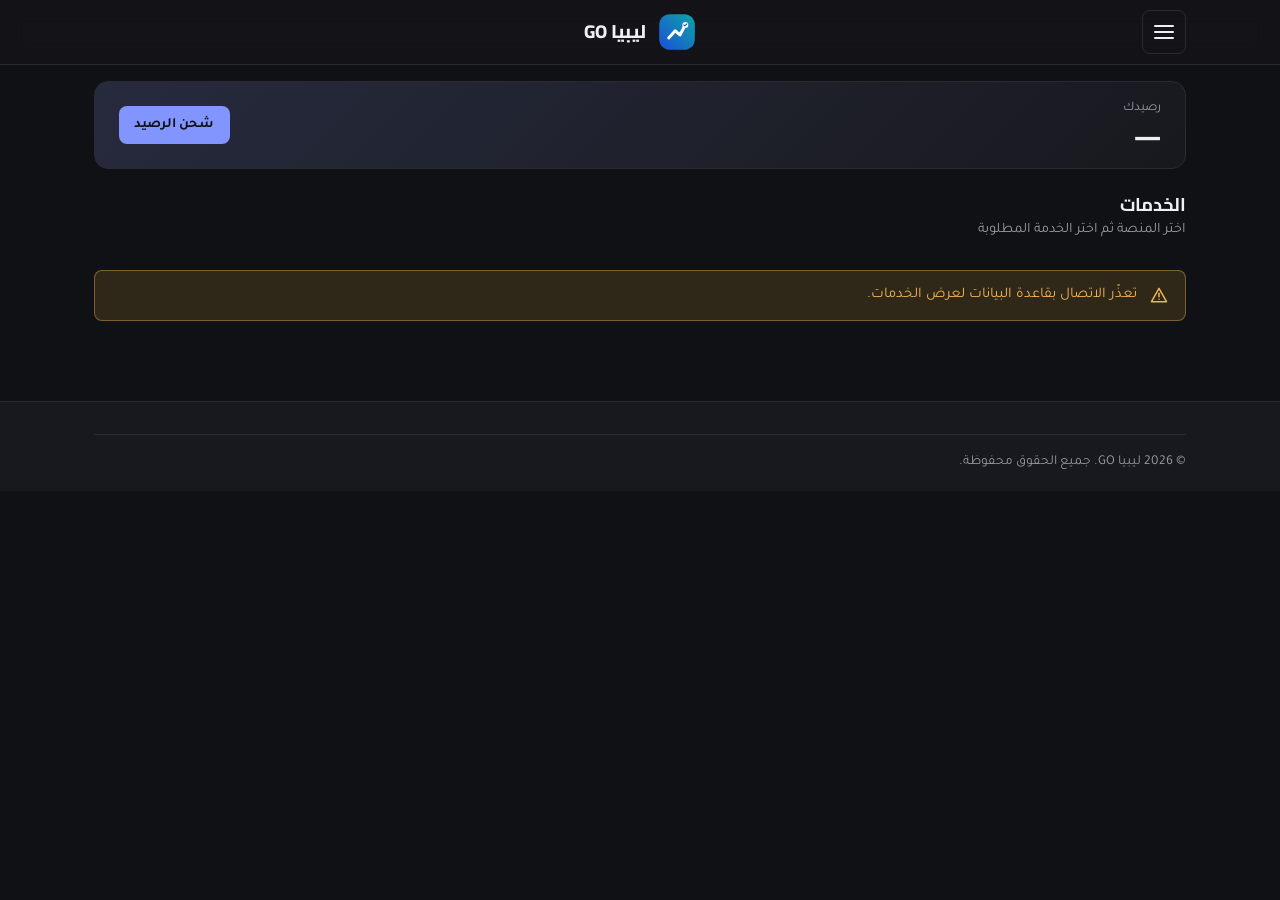
<file: index.html>
<!DOCTYPE html>
<html lang="ar" dir="rtl" data-theme="light">
  <head>
    <meta charset="UTF-8" />
    <meta name="viewport" content="width=device-width, initial-scale=1" />
    <meta
      name="description"
      content="ليبيا GO — لوحة خدمات احترافية لزيادة التفاعل والمتابعين على إنستغرام وتيك توك وفيسبوك ويوتيوب."
    />
    <title>ليبيا GO — خدمات السوشيال ميديا</title>

    <link rel="icon" href="assets/favicon.svg" type="image/svg+xml" />
    <link rel="preconnect" href="https://fonts.googleapis.com" />
    <link rel="preconnect" href="https://fonts.gstatic.com" crossorigin />
    <link
      href="https://fonts.googleapis.com/css2?family=Cairo:wght@600;700;800&family=Tajawal:wght@400;500;700;800&display=swap"
      rel="stylesheet"
    />
    <link rel="stylesheet" href="css/base.css" />
    <link rel="stylesheet" href="css/layout.css" />
    <link rel="stylesheet" href="css/components.css" />
    <link rel="stylesheet" href="css/pages.css" />
    <link rel="stylesheet" href="css/sidebar.css" />

    <script>
      (function () {
        try {
          var t = localStorage.getItem("libyago-theme");
          document.documentElement.setAttribute("data-theme", t === "light" ? "light" : "dark");
        } catch (e) {
          document.documentElement.setAttribute("data-theme", "dark");
        }
      })();
    </script>
    <script src="js/icons.js" defer></script>
    <script src="js/ui.js" defer></script>
    <script src="js/main.js" defer></script>
    <script src="js/config.js" defer></script>
    <script src="js/supabase-client.js" defer></script>
    <script src="js/auth-session.js" defer></script>
    <script src="js/platforms.js" defer></script>
    <script src="js/services.js" defer></script>
  </head>
  <body>
    <a class="skip-link" href="#main">تخطَّ إلى المحتوى الرئيسي</a>

    <noscript>
      <style>
        [data-icon] {
          display: none;
        }

        [data-reveal] {
          opacity: 1;
          transform: none;
        }
      </style>
      <div class="container" style="padding-top: 1rem">
        <div class="alert alert--warning" role="alert">
          <span class="visually-hidden">تنبيه:</span>
          <div>
            <p class="alert__title">JavaScript غير مفعّل</p>
            <p>فعّل جافاسكربت من إعدادات المتصفح لعرض المحتوى الكامل.</p>
          </div>
        </div>
      </div>
    </noscript>

    <!-- ================= الهيدر ================= -->
    <header class="site-header">
      <div class="container site-header__inner">
        <button
          class="nav-toggle"
          type="button"
          aria-expanded="false"
          aria-label="فتح القائمة"
        >
          <span class="nav-toggle__bars"></span>
        </button>

        <a class="brand" href="index.html">
          <img
            class="brand__logo"
            src="assets/logo.svg"
            alt=""
            width="38"
            height="38"
          />
          <span class="brand__name">ليبيا GO</span>
        </a>

        <div style="width: 44px"></div>
      </div>
    </header>

    <main id="main" tabindex="-1">
      <!-- ================= الرصيد والخدمات ================= -->
      <section class="section" style="padding-block: var(--space-4) 0">
        <div class="container">
          <div class="balance-summary">
            <div>
              <span class="balance-summary__label">رصيدك</span>
              <span class="balance-summary__value" id="home-balance">—</span>
            </div>
            <a class="btn btn--primary btn--sm" href="wallet.html">شحن الرصيد</a>
          </div>

          <div class="section__head" style="text-align:start;margin:0 0 var(--space-3)">
            <h2 style="margin:0;font-size:1.15rem">الخدمات</h2>
            <p style="margin:0;font-size:0.9rem">اختر المنصة ثم اختر الخدمة المطلوبة</p>
          </div>
        </div>
      </section>

      <!-- ================= الخدمات ================= -->
      <section class="section" id="services" style="padding-top: var(--space-4)">
        <div class="container">
          <div id="services-status" class="alert alert--info" role="note">
            <span data-icon="info" data-icon-size="20"></span>
            <div><p>جارٍ تحميل الخدمات…</p></div>
          </div>

          <div id="platforms-grid" class="service-grid"></div>

          <div id="services-by-platform" hidden>
            <div style="display:flex;align-items:center;gap:10px;margin:16px 0">
              <button class="btn btn--ghost btn--sm" id="back-to-platforms" type="button">رجوع</button>
              <h3 style="margin:0" id="platform-title"></h3>
            </div>
            <div class="feature-grid" id="services-list"></div>
          </div>

          <div class="empty-state" id="services-empty" hidden>
            <p>لا توجد خدمات متاحة حاليًا. يرجى المحاولة لاحقًا.</p>
          </div>

          <div class="card mt-6" id="order-card" hidden>
            <div class="card__head">
              <h2 class="card__title">
                <span data-icon="bolt" data-icon-size="20"></span>
                طلب خدمة
              </h2>
            </div>

            <div class="alert alert--warning" id="order-auth-note" role="note" hidden>
              <span data-icon="alert" data-icon-size="20"></span>
              <div>
                <p class="alert__title">تحتاج إلى تسجيل الدخول</p>
                <p>
                  سجّل الدخول أو أنشئ حسابًا لتتمكّن من إرسال الطلبات وخصم
                  التكلفة من محفظتك.
                </p>
                <p class="mt-4">
                  <a class="btn btn--primary btn--sm" href="login.html">تسجيل الدخول</a>
                  <a class="btn btn--outline btn--sm" href="register.html">إنشاء حساب</a>
                </p>
              </div>
            </div>

            <form class="form" id="order-form" novalidate>
              <div class="field">
                <label class="field__label" for="order-service">الخدمة</label>
                <select class="select" id="order-service" required></select>
                <p class="field__error" aria-live="polite"></p>
              </div>

              <div class="field">
                <label class="field__label" for="order-target">
                  الرابط أو معرّف الحساب
                </label>
                <input
                  class="input"
                  id="order-target"
                  name="target"
                  type="text"
                  dir="ltr"
                  placeholder="https://..."
                  required
                />
                <p class="field__hint">
                  أدخل رابط المنشور أو الحساب، أو اسم المستخدم المطلوب.
                </p>
                <p class="field__error" aria-live="polite"></p>
              </div>

              <div class="field">
                <label class="field__label" for="order-quantity">الكمية</label>
                <input
                  class="input"
                  id="order-quantity"
                  name="quantity"
                  type="number"
                  min="1"
                  step="1"
                  inputmode="numeric"
                  dir="ltr"
                  required
                />
                <p class="field__hint" id="order-quantity-hint">
                  اختر خدمة لعرض الحد الأدنى والأقصى للكمية.
                </p>
                <p class="field__error" aria-live="polite"></p>
              </div>

              <div class="info-list">
                <div class="info-list__row">
                  <span class="info-list__label">التكلفة التقديرية</span>
                  <span class="info-list__value" id="order-charge">—</span>
                </div>
                <div class="info-list__row">
                  <span class="info-list__label">رصيد محفظتك</span>
                  <span class="info-list__value" id="order-balance">—</span>
                </div>
              </div>

              <button
                class="btn btn--primary btn--block btn--lg"
                type="submit"
              >
                إرسال الطلب
              </button>
            </form>
          </div>
        </div>
      </section>

      <!-- محتوى مختصر كما هو مطلوب -->
    </main>

    <!-- ================= الفوتر ================= -->
    <footer class="site-footer">
      <div class="container">
        <div class="footer__bottom">
          <span>© <span data-year>2026</span> ليبيا GO. جميع الحقوق محفوظة.</span>
        </div>
      </div>
    </footer>
  </body>
</html>
</file>
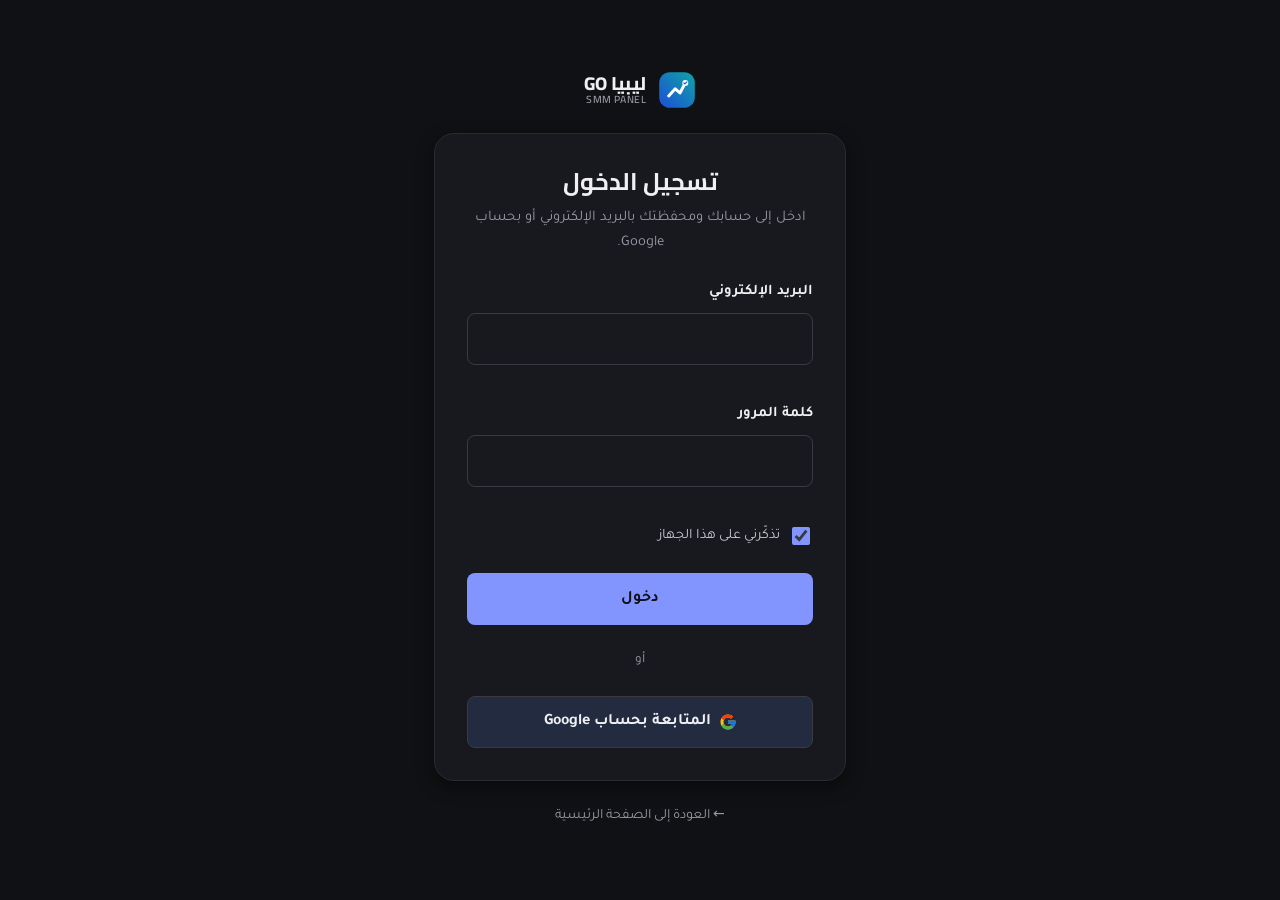
<file: admin/index.html>
<!DOCTYPE html>
<html lang="ar" dir="rtl" data-theme="dark">
  <head>
    <meta charset="UTF-8" />
    <meta name="viewport" content="width=device-width, initial-scale=1" />
    <meta name="description" content="لوحة إدارة ليبيا GO — نظرة عامة." />
    <title>نظرة عامة — إدارة ليبيا GO</title>

    <link rel="icon" href="../assets/favicon.svg" type="image/svg+xml" />
    <link rel="preconnect" href="https://fonts.googleapis.com" />
    <link rel="preconnect" href="https://fonts.gstatic.com" crossorigin />
    <link
      href="https://fonts.googleapis.com/css2?family=Cairo:wght@600;700;800&family=Tajawal:wght@400;500;700;800&display=swap"
      rel="stylesheet"
    />
    <link rel="stylesheet" href="../css/base.css" />
    <link rel="stylesheet" href="../css/layout.css" />
    <link rel="stylesheet" href="../css/components.css" />
    <link rel="stylesheet" href="../css/pages.css" />
    <link rel="stylesheet" href="admin.css" />

    <script>
      (function () {
        try {
          var t = localStorage.getItem("libyago-admin-theme");
          document.documentElement.setAttribute("data-theme", t === "light" ? "light" : "dark");
        } catch (e) {
          document.documentElement.setAttribute("data-theme", "dark");
        }
      })();
    </script>
    <script src="../js/icons.js" defer></script>
    <script src="../js/ui.js" defer></script>
    <script src="../js/main.js" defer></script>
    <script src="../js/config.js" defer></script>
    <script src="../js/supabase-client.js" defer></script>
    <script src="../js/auth-session.js" defer></script>
    <script src="../js/validation.js" defer></script>
    <script src="admin.js" defer></script>
  </head>
  <body data-page="dashboard">
    <a class="skip-link" href="#main">تخطَّ إلى المحتوى الرئيسي</a>

    <div class="admin__layout">
      <aside class="admin__side" id="admin-side"></aside>

      <div class="admin__main">
        <header class="admin__top" id="admin-top"></header>

        <main id="main" tabindex="-1" class="admin__content">
          <section class="admin__stats">
            <div class="admin-stat">
              <div class="admin-stat__label">المستخدمون</div>
              <div class="admin-stat__value" id="stat-users">—</div>
            </div>
            <div class="admin-stat">
              <div class="admin-stat__label">المزوّدون</div>
              <div class="admin-stat__value" id="stat-providers">—</div>
            </div>
            <div class="admin-stat">
              <div class="admin-stat__label">الخدمات</div>
              <div class="admin-stat__value" id="stat-services">—</div>
            </div>
            <div class="admin-stat">
              <div class="admin-stat__label">الطلبات</div>
              <div class="admin-stat__value" id="stat-orders">—</div>
            </div>
            <div class="admin-stat">
              <div class="admin-stat__label">استلامات معلّقة</div>
              <div class="admin-stat__value" id="stat-recharges">—</div>
            </div>
          </section>

          <section class="card card--padless">
            <div class="card__head">
              <h2 class="card__title">
                <span data-icon="bolt" data-icon-size="20"></span>
                أحدث الطلبات
              </h2>
            </div>
            <span class="table-hint">اسحب الجدول أفقيًا لعرض بقية الأعمدة.</span>
            <div class="table-wrap">
              <table class="table">
                <thead>
                  <tr>
                    <th scope="col">#</th>
                    <th scope="col">المستخدم</th>
                    <th scope="col">الكمية</th>
                    <th scope="col">التكلفة</th>
                    <th scope="col">الحالة</th>
                  </tr>
                </thead>
                <tbody id="recent-orders-body"></tbody>
              </table>
            </div>
          </section>
        </main>
      </div>
    </div>
  </body>
</html>
</file>
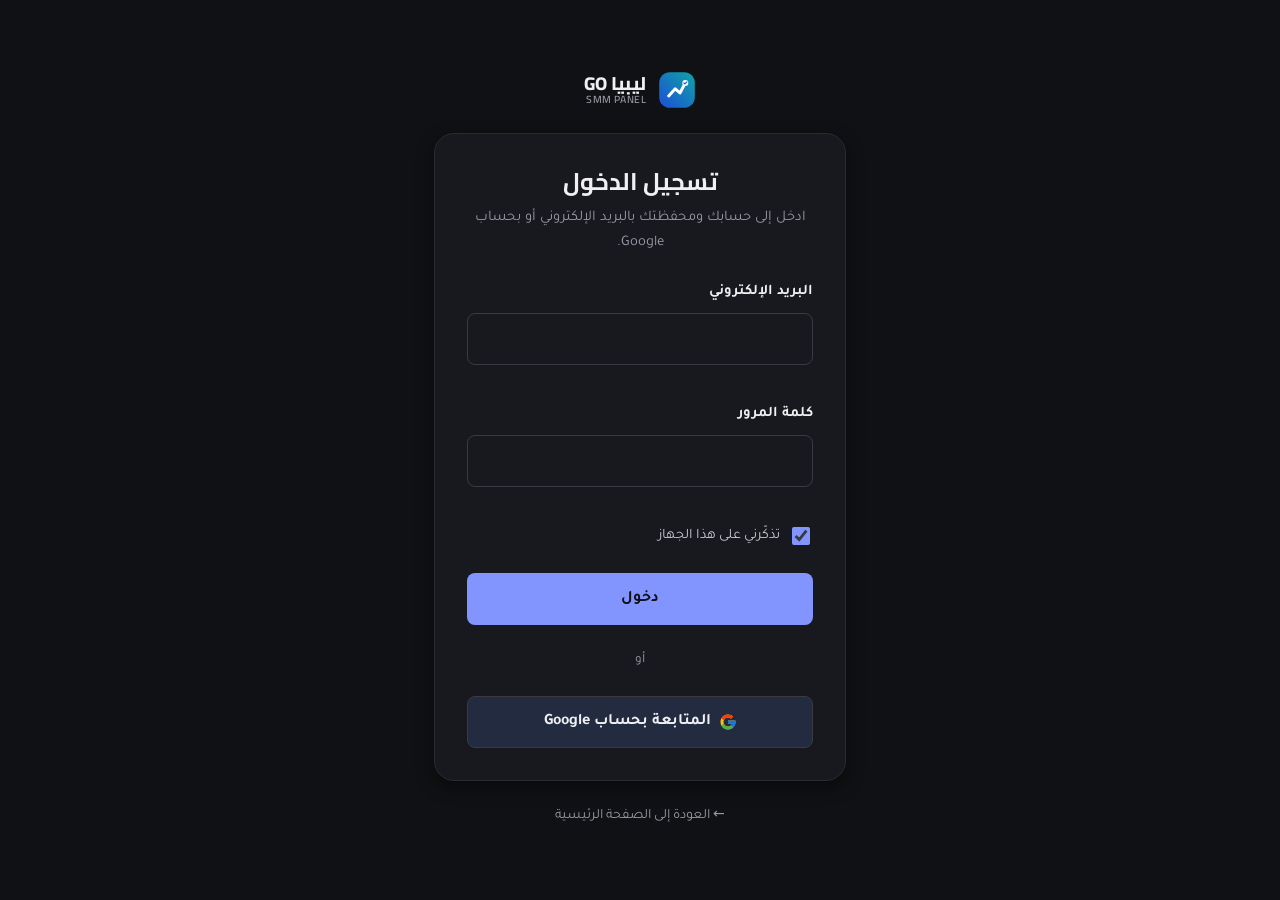
<file: login.html>
<!DOCTYPE html>
<html lang="ar" dir="rtl" data-theme="dark">
  <head>
    <meta charset="UTF-8" />
    <meta name="viewport" content="width=device-width, initial-scale=1" />
    <meta name="description" content="تسجيل الدخول إلى ليبيا GO لخدمات السوشيال ميديا." />
    <title>تسجيل الدخول — ليبيا GO</title>

    <link rel="icon" href="assets/favicon.svg" type="image/svg+xml" />
    <link rel="preconnect" href="https://fonts.googleapis.com" />
    <link rel="preconnect" href="https://fonts.gstatic.com" crossorigin />
    <link
      href="https://fonts.googleapis.com/css2?family=Cairo:wght@600;700;800&family=Tajawal:wght@400;500;700;800&display=swap"
      rel="stylesheet"
    />
    <link rel="stylesheet" href="css/base.css" />
    <link rel="stylesheet" href="css/layout.css" />
    <link rel="stylesheet" href="css/components.css" />
    <link rel="stylesheet" href="css/pages.css" />

    <script>
      (function () {
        try {
          var t = localStorage.getItem("libyago-theme");
          document.documentElement.setAttribute("data-theme", t === "light" ? "light" : "dark");
        } catch (e) {
          document.documentElement.setAttribute("data-theme", "dark");
        }
      })();
    </script>
    <script src="js/icons.js" defer></script>
    <script src="js/ui.js" defer></script>
    <script src="js/main.js" defer></script>
    <script src="js/config.js" defer></script>
    <script src="js/supabase-client.js" defer></script>
    <script src="js/auth-session.js" defer></script>
    <script src="js/validation.js" defer></script>
    <script src="js/auth.js" defer></script>
  </head>
  <body>
    <main class="auth">
      <div class="container auth__wrap">
        <noscript>
          <style>
            [data-icon] {
              display: none;
            }
          </style>
          <div class="alert alert--warning mb-5" role="alert">
            <span class="visually-hidden">تنبيه:</span>
            <div>
              <p class="alert__title">JavaScript غير مفعّل</p>
              <p>فعّل جافاسكربت للمتابعة عبر حساب Google.</p>
            </div>
          </div>
        </noscript>
        <div class="auth__logo">
          <a class="brand" href="index.html">
            <img
              class="brand__logo"
              src="assets/logo.svg"
              alt=""
              width="42"
              height="42"
            />
            <span class="brand__name">
              ليبيا GO
              <small>SMM PANEL</small>
            </span>
          </a>
        </div>

        <div class="auth__card">
          <div class="auth__head">
            <h1>تسجيل الدخول</h1>
            <p>ادخل إلى حسابك ومحفظتك بالبريد الإلكتروني أو بحساب Google.</p>
          </div>

          <form class="form" id="email-login" novalidate>
            <div class="field">
              <label class="field__label" for="login-email">البريد الإلكتروني</label>
              <input
                class="input"
                id="login-email"
                name="email"
                type="email"
                inputmode="email"
                autocomplete="email"
                dir="ltr"
                required
              />
              <p class="field__error"></p>
            </div>
            <div class="field">
              <label class="field__label" for="login-password">كلمة المرور</label>
              <input
                class="input"
                id="login-password"
                name="password"
                type="password"
                autocomplete="current-password"
                required
              />
              <p class="field__error"></p>
            </div>
            <div class="form__check">
              <label class="checkbox">
                <input type="checkbox" id="remember-me" checked />
                <span>تذكّرني على هذا الجهاز</span>
              </label>
            </div>

            <button class="btn btn--primary btn--block btn--lg" type="submit">
              دخول
            </button>
          </form>

          <p class="auth__divider">أو</p>

          <button
            class="btn btn--google btn--block btn--lg"
            id="google-login"
            type="button"
          >
            <svg viewBox="0 0 48 48" aria-hidden="true">
              <path
                fill="#FFC107"
                d="M43.611 20.083H42V20H24v8h11.303c-1.649 4.657-6.08 8-11.303 8-6.627 0-12-5.373-12-12s5.373-12 12-12c3.059 0 5.842 1.154 7.961 3.039l5.657-5.657C34.046 6.053 29.268 4 24 4 12.955 4 4 12.955 4 24s8.955 20 20 20 20-8.955 20-20c0-1.341-.138-2.65-.389-3.917z"
              />
              <path
                fill="#FF3D00"
                d="M6.306 14.691l6.571 4.819C14.655 15.108 18.961 12 24 12c3.059 0 5.842 1.154 7.961 3.039l5.657-5.657C34.046 6.053 29.268 4 24 4 16.318 4 9.656 8.337 6.306 14.691z"
              />
              <path
                fill="#4CAF50"
                d="M24 44c5.166 0 9.86-1.977 13.409-5.192l-6.19-5.238C29.211 35.091 26.715 36 24 36c-5.202 0-9.619-3.317-11.283-7.946l-6.522 5.025C9.505 39.556 16.227 44 24 44z"
              />
              <path
                fill="#1976D2"
                d="M43.611 20.083H42V20H24v8h11.303c-.792 2.237-2.231 4.166-4.087 5.571l6.19 5.238C36.971 39.205 44 34 44 24c0-1.341-.138-2.65-.389-3.917z"
              />
            </svg>
            المتابعة بحساب Google
          </button>
        </div>

        <a class="auth__back" href="index.html">← العودة إلى الصفحة الرئيسية</a>
      </div>
    </main>
  </body>
</html>
</file>
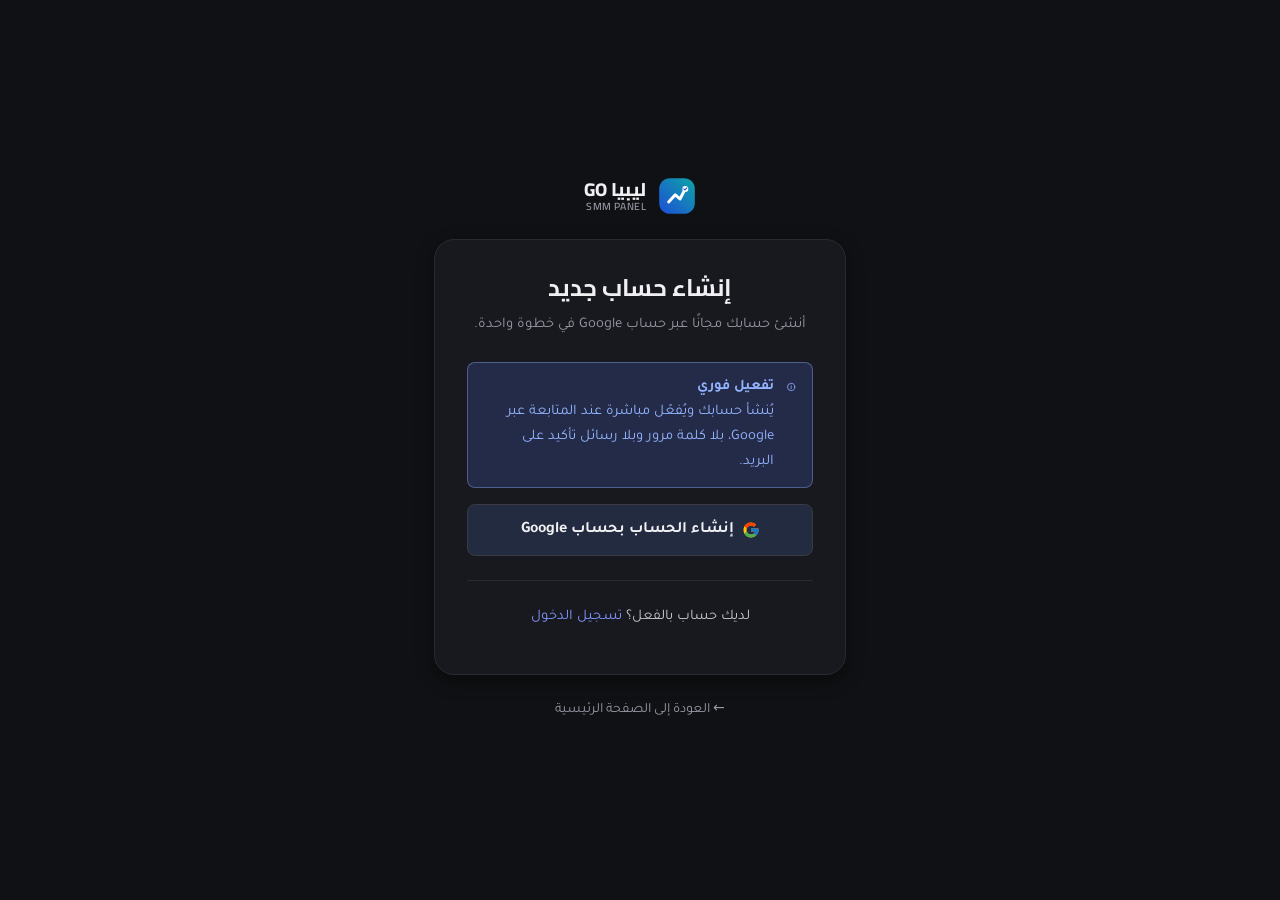
<file: register.html>
<!DOCTYPE html>
<html lang="ar" dir="rtl" data-theme="dark">
  <head>
    <meta charset="UTF-8" />
    <meta name="viewport" content="width=device-width, initial-scale=1" />
    <meta name="description" content="إنشاء حساب جديد على ليبيا GO لخدمات السوشيال ميديا." />
    <title>إنشاء حساب — ليبيا GO</title>

    <link rel="icon" href="assets/favicon.svg" type="image/svg+xml" />
    <link rel="preconnect" href="https://fonts.googleapis.com" />
    <link rel="preconnect" href="https://fonts.gstatic.com" crossorigin />
    <link
      href="https://fonts.googleapis.com/css2?family=Cairo:wght@600;700;800&family=Tajawal:wght@400;500;700;800&display=swap"
      rel="stylesheet"
    />
    <link rel="stylesheet" href="css/base.css" />
    <link rel="stylesheet" href="css/layout.css" />
    <link rel="stylesheet" href="css/components.css" />
    <link rel="stylesheet" href="css/pages.css" />

    <script>
      (function () {
        try {
          var t = localStorage.getItem("libyago-theme");
          document.documentElement.setAttribute("data-theme", t === "light" ? "light" : "dark");
        } catch (e) {
          document.documentElement.setAttribute("data-theme", "dark");
        }
      })();
    </script>
    <script src="js/icons.js" defer></script>
    <script src="js/ui.js" defer></script>
    <script src="js/main.js" defer></script>
    <script src="js/config.js" defer></script>
    <script src="js/supabase-client.js" defer></script>
    <script src="js/auth-session.js" defer></script>
    <script src="js/auth.js" defer></script>
  </head>
  <body>
    <main class="auth">
      <div class="container auth__wrap">
        <noscript>
          <style>
            [data-icon] {
              display: none;
            }
          </style>
          <div class="alert alert--warning mb-5" role="alert">
            <span class="visually-hidden">تنبيه:</span>
            <div>
              <p class="alert__title">JavaScript غير مفعّل</p>
              <p>فعّل جافاسكربت لإنشاء الحساب عبر حساب Google.</p>
            </div>
          </div>
        </noscript>
        <div class="auth__logo">
          <a class="brand" href="index.html">
            <img
              class="brand__logo"
              src="assets/logo.svg"
              alt=""
              width="42"
              height="42"
            />
            <span class="brand__name">
              ليبيا GO
              <small>SMM PANEL</small>
            </span>
          </a>
        </div>

        <div class="auth__card">
          <div class="auth__head">
            <h1>إنشاء حساب جديد</h1>
            <p>أنشئ حسابك مجانًا عبر حساب Google في خطوة واحدة.</p>
          </div>

          <div class="alert alert--info" role="note">
            <span data-icon="info" data-icon-size="20"></span>
            <div>
              <p class="alert__title">تفعيل فوري</p>
              <p>
                يُنشأ حسابك ويُفعّل مباشرة عند المتابعة عبر Google، بلا كلمة مرور
                وبلا رسائل تأكيد على البريد.
              </p>
            </div>
          </div>

          <button
            class="btn btn--google btn--block btn--lg mt-4"
            id="google-register"
            type="button"
          >
            <svg viewBox="0 0 48 48" aria-hidden="true">
              <path
                fill="#FFC107"
                d="M43.611 20.083H42V20H24v8h11.303c-1.649 4.657-6.08 8-11.303 8-6.627 0-12-5.373-12-12s5.373-12 12-12c3.059 0 5.842 1.154 7.961 3.039l5.657-5.657C34.046 6.053 29.268 4 24 4 12.955 4 4 12.955 4 24s8.955 20 20 20 20-8.955 20-20c0-1.341-.138-2.65-.389-3.917z"
              />
              <path
                fill="#FF3D00"
                d="M6.306 14.691l6.571 4.819C14.655 15.108 18.961 12 24 12c3.059 0 5.842 1.154 7.961 3.039l5.657-5.657C34.046 6.053 29.268 4 24 4 16.318 4 9.656 8.337 6.306 14.691z"
              />
              <path
                fill="#4CAF50"
                d="M24 44c5.166 0 9.86-1.977 13.409-5.192l-6.19-5.238C29.211 35.091 26.715 36 24 36c-5.202 0-9.619-3.317-11.283-7.946l-6.522 5.025C9.505 39.556 16.227 44 24 44z"
              />
              <path
                fill="#1976D2"
                d="M43.611 20.083H42V20H24v8h11.303c-.792 2.237-2.231 4.166-4.087 5.571l6.19 5.238C36.971 39.205 44 34 44 24c0-1.341-.138-2.65-.389-3.917z"
              />
            </svg>
            إنشاء الحساب بحساب Google
          </button>

          <p class="auth__foot">
            لديك حساب بالفعل؟
            <a href="login.html">تسجيل الدخول</a>
          </p>
        </div>

        <a class="auth__back" href="index.html">← العودة إلى الصفحة الرئيسية</a>
      </div>
    </main>
  </body>
</html>
</file>
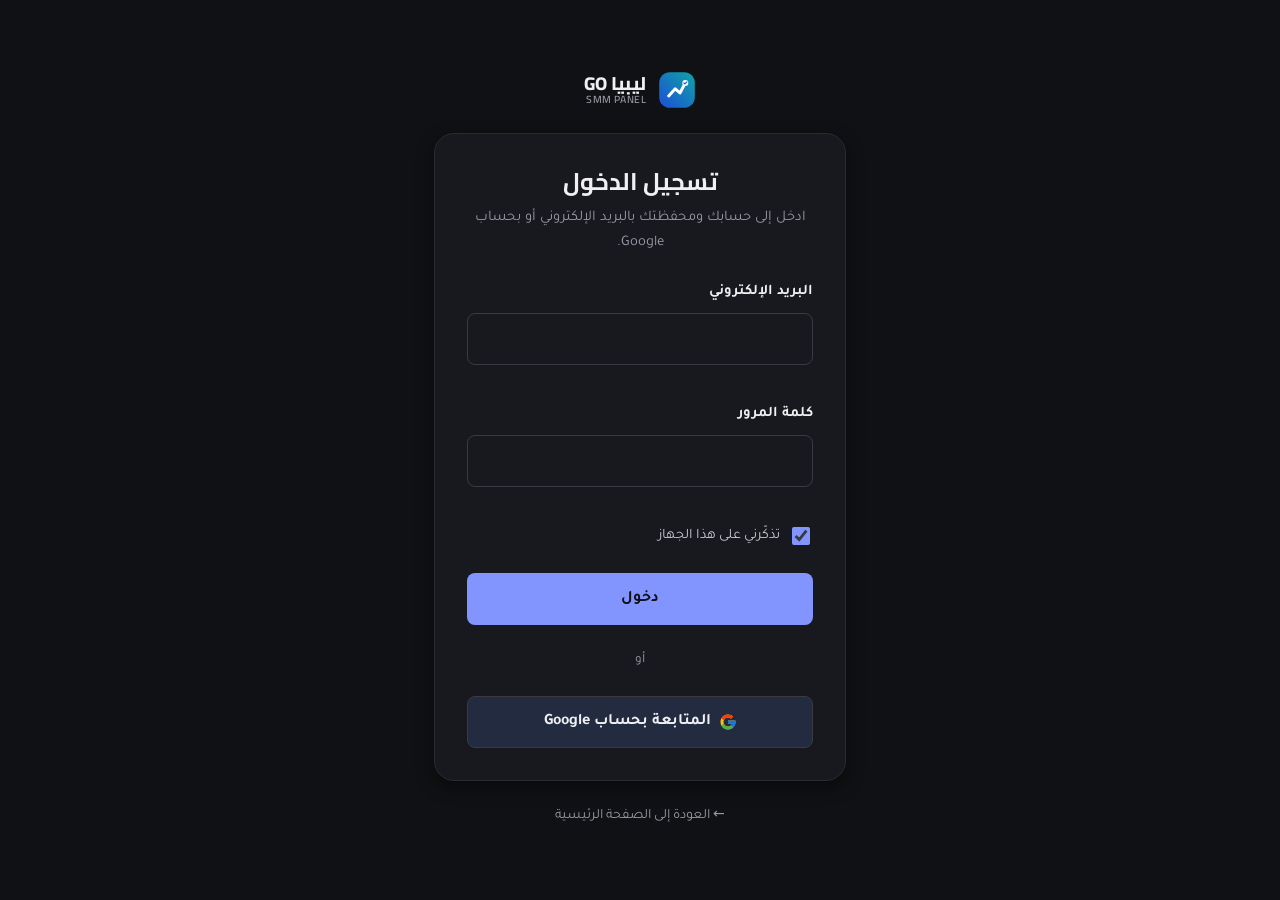
<file: settings.html>
<!DOCTYPE html>
<html lang="ar" dir="rtl" data-theme="dark">
  <head>
    <meta charset="UTF-8" />
    <meta name="viewport" content="width=device-width, initial-scale=1" />
    <meta
      name="description"
      content="إعدادات حسابك في ليبيا GO — معلومات الحساب وإعدادات الواجهة."
    />
    <title>الإعدادات — ليبيا GO</title>

    <link rel="icon" href="assets/favicon.svg" type="image/svg+xml" />
    <link rel="preconnect" href="https://fonts.googleapis.com" />
    <link rel="preconnect" href="https://fonts.gstatic.com" crossorigin />
    <link
      href="https://fonts.googleapis.com/css2?family=Cairo:wght@600;700;800&family=Tajawal:wght@400;500;700;800&display=swap"
      rel="stylesheet"
    />
    <link rel="stylesheet" href="css/base.css" />
    <link rel="stylesheet" href="css/layout.css" />
    <link rel="stylesheet" href="css/components.css" />
    <link rel="stylesheet" href="css/pages.css" />
    <link rel="stylesheet" href="css/sidebar.css" />

    <script>
      (function () {
        try {
          var t = localStorage.getItem("libyago-theme");
          document.documentElement.setAttribute("data-theme", t === "light" ? "light" : "dark");
        } catch (e) {
          document.documentElement.setAttribute("data-theme", "dark");
        }
      })();
    </script>
    <script src="js/icons.js" defer></script>
    <script src="js/ui.js" defer></script>
    <script src="js/main.js" defer></script>
    <script src="js/config.js" defer></script>
    <script src="js/supabase-client.js" defer></script>
    <script src="js/auth-session.js" defer></script>
    <script src="js/settings.js" defer></script>
  </head>
  <body>
    <a class="skip-link" href="#main">تخطَّ إلى المحتوى الرئيسي</a>

    <noscript>
      <style>
        [data-icon] {
          display: none;
        }
      </style>
      <div class="container" style="padding-top: 1rem">
        <div class="alert alert--warning" role="alert">
          <span class="visually-hidden">تنبيه:</span>
          <div>
            <p class="alert__title">JavaScript غير مفعّل</p>
            <p>بعض أزرار الإعدادات تحتاج جافاسكربت للعمل.</p>
          </div>
        </div>
      </div>
    </noscript>

    <!-- ================= الهيدر ================= -->
    <header class="site-header">
      <div class="container site-header__inner">
        <button
          class="nav-toggle"
          type="button"
          aria-expanded="false"
          aria-label="فتح القائمة"
        >
          <span class="nav-toggle__bars"></span>
        </button>

        <a class="brand" href="index.html">
          <img
            class="brand__logo"
            src="assets/logo.svg"
            alt=""
            width="38"
            height="38"
          />
          <span class="brand__name">ليبيا GO</span>
        </a>

        <div style="width: 44px"></div>
      </div>
    </header>

    <main id="main" tabindex="-1" class="page">
      <div class="container">
        <div class="page-head">
          <h1>الإعدادات</h1>
          <p>أدر معلومات حسابك وتفضيلات الواجهة من مكان واحد.</p>
        </div>

        <div class="settings-layout">
          <!-- قائمة جانبية -->
          <nav class="settings-nav" aria-label="أقسام الإعدادات">
            <a href="#account">معلومات الحساب</a>
            <a href="#interface">إعدادات الواجهة</a>
          </nav>

          <div class="stack">
            <!-- ============ معلومات الحساب ============ -->
            <section class="card" id="account">
              <div class="card__head">
                <h2 class="card__title">
                  <span data-icon="user" data-icon-size="20"></span>
                  معلومات الحساب
                </h2>
              </div>

              <hr class="hr" />

              <form class="form" id="account-form" novalidate>
                <div class="field">
                  <label class="field__label" for="account-name">
                    الاسم الكامل
                  </label>
                  <input
                    class="input"
                    id="account-name"
                    name="name"
                    type="text"
                    autocomplete="name"
                    value=""
                  />
                </div>

                <div class="field">
                  <label class="field__label" for="account-email">
                    البريد الإلكتروني
                  </label>
                  <input
                    class="input"
                    id="account-email"
                    name="email"
                    type="email"
                    inputmode="email"
                    autocomplete="email"
                    value=""
                    dir="ltr"
                    readonly
                  />
                  <p class="field__hint">
                    لا يمكن تغيير البريد الإلكتروني حاليًا.
                  </p>
                </div>

                <div class="info-list">
                  <div class="info-list__row">
                    <span class="info-list__label">معرّف الحساب</span>
                    <span class="info-list__value" id="account-uid" dir="ltr">—</span>
                  </div>
                  <div class="info-list__row">
                    <span class="info-list__label">تاريخ التسجيل</span>
                    <span class="info-list__value" id="account-created">—</span>
                  </div>
                  <div class="info-list__row">
                    <span class="info-list__label">حالة الحساب</span>
                    <span class="info-list__value" id="account-status">
                      <span class="badge badge--warning">جارٍ التحقق</span>
                    </span>
                  </div>
                </div>

                <button class="btn btn--primary" type="submit">
                  حفظ التغييرات
                </button>
              </form>
            </section>

            <!-- ============ الواجهة ============ -->
            <section class="card" id="interface">
              <div class="card__head">
                <h2 class="card__title">
                  <span data-icon="settings" data-icon-size="20"></span>
                  إعدادات الواجهة
                </h2>
              </div>

              <div class="setting-row">
                <div class="setting-row__text">
                  <strong>الوضع الداكن</strong>
                  <span>تبديل مظهر الموقع بين الفاتح والداكن.</span>
                </div>
                <label class="switch">
                  <input
                    type="checkbox"
                    id="theme-toggle"
                    aria-label="تفعيل الوضع الداكن"
                  />
                  <span class="switch__track"></span>
                </label>
              </div>

              <div class="setting-row">
                <div class="setting-row__text">
                  <strong>اللغة</strong>
                  <span>لغة الواجهة الحالية: العربية (RTL).</span>
                </div>
                <span class="badge badge--muted">العربية</span>
              </div>

              <div class="setting-row">
                <div class="setting-row__text">
                  <strong>تسجيل الخروج</strong>
                  <span>إنهاء الجلسة الحالية على هذا الجهاز.</span>
                </div>
                <button
                  class="btn btn--outline btn--sm"
                  type="button"
                  id="logout-btn"
                >
                  <span data-icon="logout" data-icon-size="16"></span>
                  خروج
                </button>
              </div>
            </section>

          </div>
        </div>
      </div>
    </main>

    <!-- ================= الفوتر ================= -->
    <footer class="site-footer">
      <div class="container">
        <div class="footer__bottom">
          <span>© <span data-year>2026</span> ليبيا GO. جميع الحقوق محفوظة.</span>
        </div>
      </div>
    </footer>
  </body>
</html>
</file>
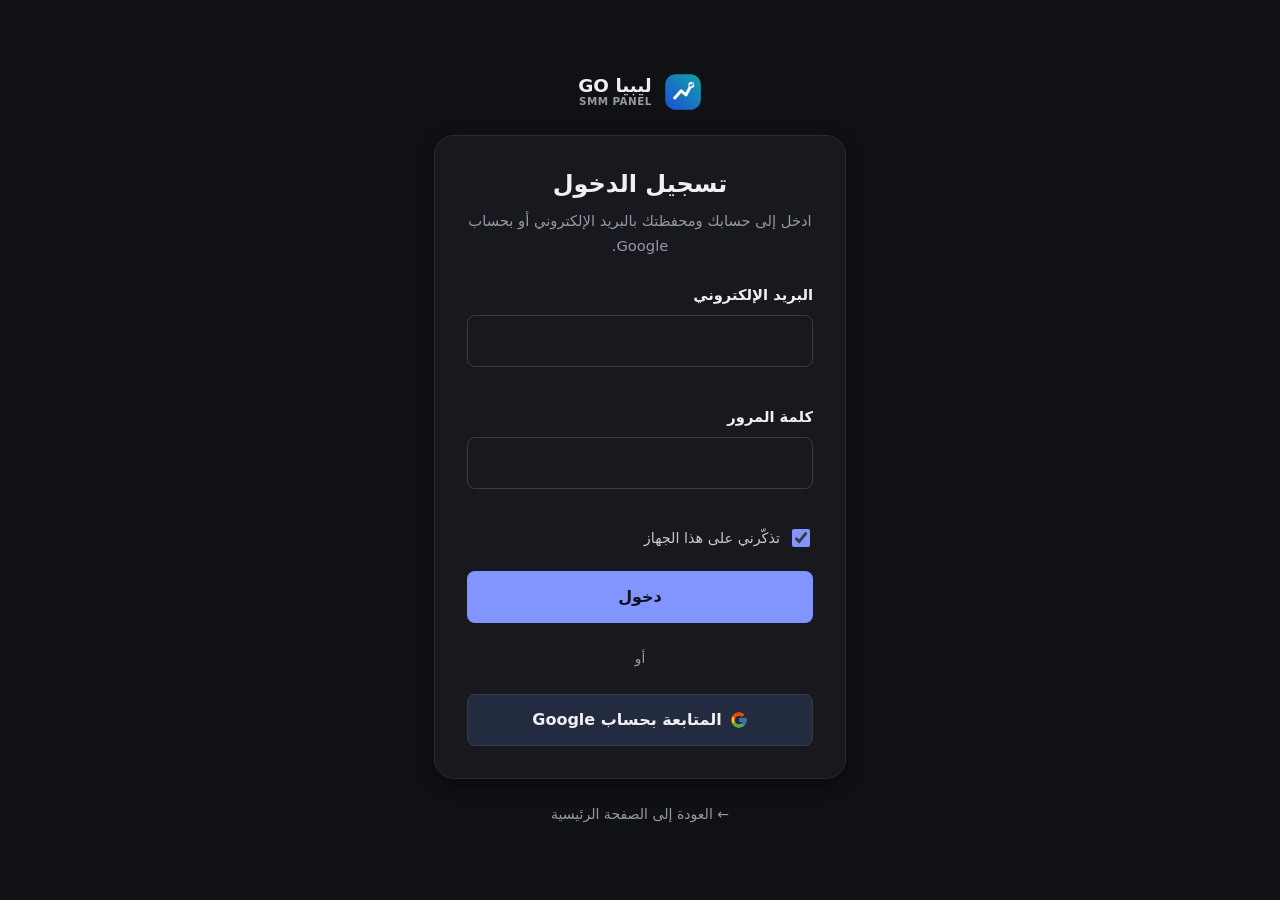
<file: wallet.html>
<!DOCTYPE html>
<html lang="ar" dir="rtl" data-theme="dark">
  <head>
    <meta charset="UTF-8" />
    <meta name="viewport" content="width=device-width, initial-scale=1" />
    <meta
      name="description"
      content="محفظة ليبيا GO — شحن الرصيد عبر ليبيانا والمدار ومتابعة سجل العمليات."
    />
    <title>المحفظة — ليبيا GO</title>

    <link rel="icon" href="assets/favicon.svg" type="image/svg+xml" />
    <link rel="preconnect" href="https://fonts.googleapis.com" />
    <link rel="preconnect" href="https://fonts.gstatic.com" crossorigin />
    <link
      href="https://fonts.googleapis.com/css2?family=Cairo:wght@600;700;800&family=Tajawal:wght@400;500;700;800&display=swap"
      rel="stylesheet"
    />
    <link rel="stylesheet" href="css/base.css" />
    <link rel="stylesheet" href="css/layout.css" />
    <link rel="stylesheet" href="css/components.css" />
    <link rel="stylesheet" href="css/pages.css" />
    <link rel="stylesheet" href="css/sidebar.css" />

    <script>
      (function () {
        try {
          var t = localStorage.getItem("libyago-theme");
          document.documentElement.setAttribute("data-theme", t === "light" ? "light" : "dark");
        } catch (e) {
          document.documentElement.setAttribute("data-theme", "dark");
        }
      })();
    </script>
    <script src="js/icons.js" defer></script>
    <script src="js/ui.js" defer></script>
    <script src="js/main.js" defer></script>
    <script src="js/config.js" defer></script>
    <script src="js/supabase-client.js" defer></script>
    <script src="js/auth-session.js" defer></script>
    <script src="js/validation.js" defer></script>
    <script src="js/wallet.js" defer></script>
  </head>
  <body>
    <a class="skip-link" href="#main">تخطَّ إلى المحتوى الرئيسي</a>

    <noscript>
      <style>
        [data-icon] {
          display: none;
        }
      </style>
      <div class="container" style="padding-top: 1rem">
        <div class="alert alert--warning" role="alert">
          <span class="visually-hidden">تنبيه:</span>
          <div>
            <p class="alert__title">JavaScript غير مفعّل</p>
            <p>
              لا يمكن عرض الرصيد أو سجل العمليات أو إرسال طلبات الشحن بدون
              جافاسكربت.
            </p>
          </div>
        </div>
      </div>
    </noscript>

    <!-- ================= الهيدر ================= -->
    <header class="site-header">
      <div class="container site-header__inner">
        <button
          class="nav-toggle"
          type="button"
          aria-expanded="false"
          aria-label="فتح القائمة"
        >
          <span class="nav-toggle__bars"></span>
        </button>

        <a class="brand" href="index.html">
          <img
            class="brand__logo"
            src="assets/logo.svg"
            alt=""
            width="38"
            height="38"
          />
          <span class="brand__name">ليبيا GO</span>
        </a>

        <div style="width: 44px"></div>
      </div>
    </header>

    <main id="main" tabindex="-1" class="page">
      <div class="container">
        <div class="page-head">
          <h1>المحفظة</h1>
          <p>أضف رصيدًا إلى محفظتك عبر ليبيانا أو المدار، وتابع سجل عملياتك.</p>
        </div>

        <div class="wallet-layout">
          <!-- ============ العمود الرئيسي ============ -->
          <div class="stack">
            <!-- بطاقة الرصيد -->
            <section class="balance-card" aria-label="رصيد المحفظة">
              <span class="balance-card__label">
                <span data-icon="wallet" data-icon-size="18"></span>
                الرصيد الحالي
              </span>
              <p class="balance-card__value">
                <span id="wallet-balance">—</span>
                <small>د.ل</small>
              </p>
              <div class="balance-card__foot">
                <span class="badge badge--success">متاح للاستخدام</span>
                <span class="balance-card__note">
                  يُستخدم لطلب الخدمات من المنصة
                </span>
              </div>
            </section>

            <!-- نموذج الشحن -->
            <section class="card">
              <div class="card__head">
                <h2 class="card__title">
                  <span data-icon="card" data-icon-size="20"></span>
                  شحن الرصيد
                </h2>
              </div>

              <div class="recharge-steps">
                <span class="recharge-step">اختر شركة التحويل</span>
                <span class="recharge-step">حوّل المبلغ إلى رقم الاستقبال</span>
                <span class="recharge-step">أكمل بيانات النموذج وأرسل</span>
              </div>

              <form class="form" id="recharge-form" novalidate>
                <fieldset class="fieldset-reset">
                  <legend class="field__label">
                    شركة التحويل
                  </legend>
                  <div class="choice-group">
                    <label class="choice">
                      <input
                        type="radio"
                        name="provider"
                        id="provider-libyana"
                        value="libyana"
                        checked
                      />
                      <span class="choice__mark"></span>
                      <span class="choice__text">
                        <strong>ليبيانا</strong>
                        <span>Libyana</span>
                      </span>
                    </label>
                    <label class="choice">
                      <input
                        type="radio"
                        name="provider"
                        id="provider-almadar"
                        value="almadar"
                      />
                      <span class="choice__mark"></span>
                      <span class="choice__text">
                        <strong>المدار</strong>
                        <span>Almadar</span>
                      </span>
                    </label>
                  </div>
                </fieldset>

                <!-- منطقة رقم الاستقبال -->
                <div class="pay-number" id="pay-number">
                  <div>
                    <div class="pay-number__meta">رقم استقبال التحويل</div>
                    <div class="pay-number__value" data-pay-value>— — — — —</div>
                    <div class="pay-number__meta" data-pay-meta>
                      لم يتم تحديد رقم الاستقبال بعد. سيضيفه فريق الإدارة قريبًا.
                    </div>
                  </div>
                  <button
                    class="btn btn--outline btn--sm"
                    type="button"
                    data-copy-number
                    hidden
                  >
                    <span data-icon="copy" data-icon-size="16"></span>
                    نسخ
                  </button>
                </div>

                <div class="field">
                  <label class="field__label" for="recharge-amount">
                    المبلغ (د.ل)
                  </label>
                  <input
                    class="input"
                    id="recharge-amount"
                    name="amount"
                    type="number"
                    inputmode="decimal"
                    min="1"
                    max="1000"
                    step="0.5"
                    placeholder="مثال: 50"
                    dir="ltr"
                    required
                  />
                  <p class="field__hint">أقل مبلغ 1 د.ل وأقصى مبلغ 1000 د.ل.</p>
                  <p class="field__error" aria-live="polite"></p>
                </div>

                <div class="field">
                  <label class="field__label" for="recharge-phone">
                    رقم الهاتف الذي تم التحويل منه
                  </label>
                  <input
                    class="input"
                    id="recharge-phone"
                    name="phone"
                    type="tel"
                    inputmode="numeric"
                    autocomplete="tel"
                    placeholder="09XXXXXXXX"
                    dir="ltr"
                    required
                  />
                  <p class="field__hint">
                    أدخل الرقم الليبي المكوّن من 10 أرقام والذي أُجري منه التحويل.
                  </p>
                  <p class="field__error" aria-live="polite"></p>
                </div>

                <div class="demo-note">
                  <span data-icon="alert" data-icon-size="16"></span>
                  <span>
                    حوّل المبلغ أولًا إلى رقم الاستقبال أعلاه، ثم أرسل الطلب.
                    تتم مطابقة التحويل تلقائيًا ويُضاف الرصيد بعد التحقق.
                  </span>
                </div>

                <button class="btn btn--primary btn--block btn--lg" type="submit">
                  إرسال طلب الشحن
                </button>
              </form>
            </section>

            <!-- سجل العمليات -->
            <section class="card card--padless">
              <div class="card__head">
                <h2 class="card__title">
                  <span data-icon="clock" data-icon-size="20"></span>
                  سجل عمليات الشحن
                </h2>
              </div>
              <div class="table-wrap">
                <table class="table table--stack">
                  <caption class="visually-hidden">
                    سجل عمليات الشحن
                  </caption>
                  <thead>
                    <tr>
                      <th scope="col">رقم العملية</th>
                      <th scope="col">التاريخ</th>
                      <th scope="col">الشركة</th>
                      <th scope="col">رقم الهاتف</th>
                      <th scope="col">المبلغ</th>
                      <th scope="col">الحالة</th>
                    </tr>
                  </thead>
                  <tbody id="history-body">
                    <!-- تُضاف الصفوف عبر JavaScript -->
                  </tbody>
                </table>
              </div>
            </section>
          </div>

          <!-- ============ العمود الجانبي ============ -->
          <aside class="stack" aria-label="معلومات مساعدة">
            <section class="card">
              <div class="card__head">
                <h2 class="card__title">
                  <span data-icon="info" data-icon-size="20"></span>
                  حالات الطلب
                </h2>
              </div>
              <ul class="badge-list">
                <li>
                  <span class="badge badge--pending">بانتظار التحقق</span>
                  <p>تم استلام الطلب وهو قيد المراجعة.</p>
                </li>
                <li>
                  <span class="badge badge--success">ناجح</span>
                  <p>تم تأكيد التحويل وإضافة الرصيد.</p>
                </li>
                <li>
                  <span class="badge badge--failed">فاشل</span>
                  <p>لم يتم العثور على التحويل أو تعذّر تأكيده.</p>
                </li>
                <li>
                  <span class="badge badge--review">يحتاج إلى مراجعة</span>
                  <p>يحتاج الطلب تدخّلًا يدويًا من فريق الدعم.</p>
                </li>
              </ul>
            </section>

            <section class="card">
              <div class="card__head">
                <h2 class="card__title">
                  <span data-icon="headset" data-icon-size="20"></span>
                  تحتاج مساعدة؟
                </h2>
              </div>
              <p class="text-muted text-sm">
                إذا لم يظهر الرصيد بعد التحويل خلال وقت معتاد، تواصل مع فريق
                الدعم مع رقم العملية.
              </p>
            </section>
          </aside>
        </div>
      </div>
    </main>

    <!-- ================= الفوتر ================= -->
    <footer class="site-footer">
      <div class="container">
        <div class="footer__bottom">
          <span>© <span data-year>2026</span> ليبيا GO. جميع الحقوق محفوظة.</span>
        </div>
      </div>
    </footer>
  </body>
</html>
</file>
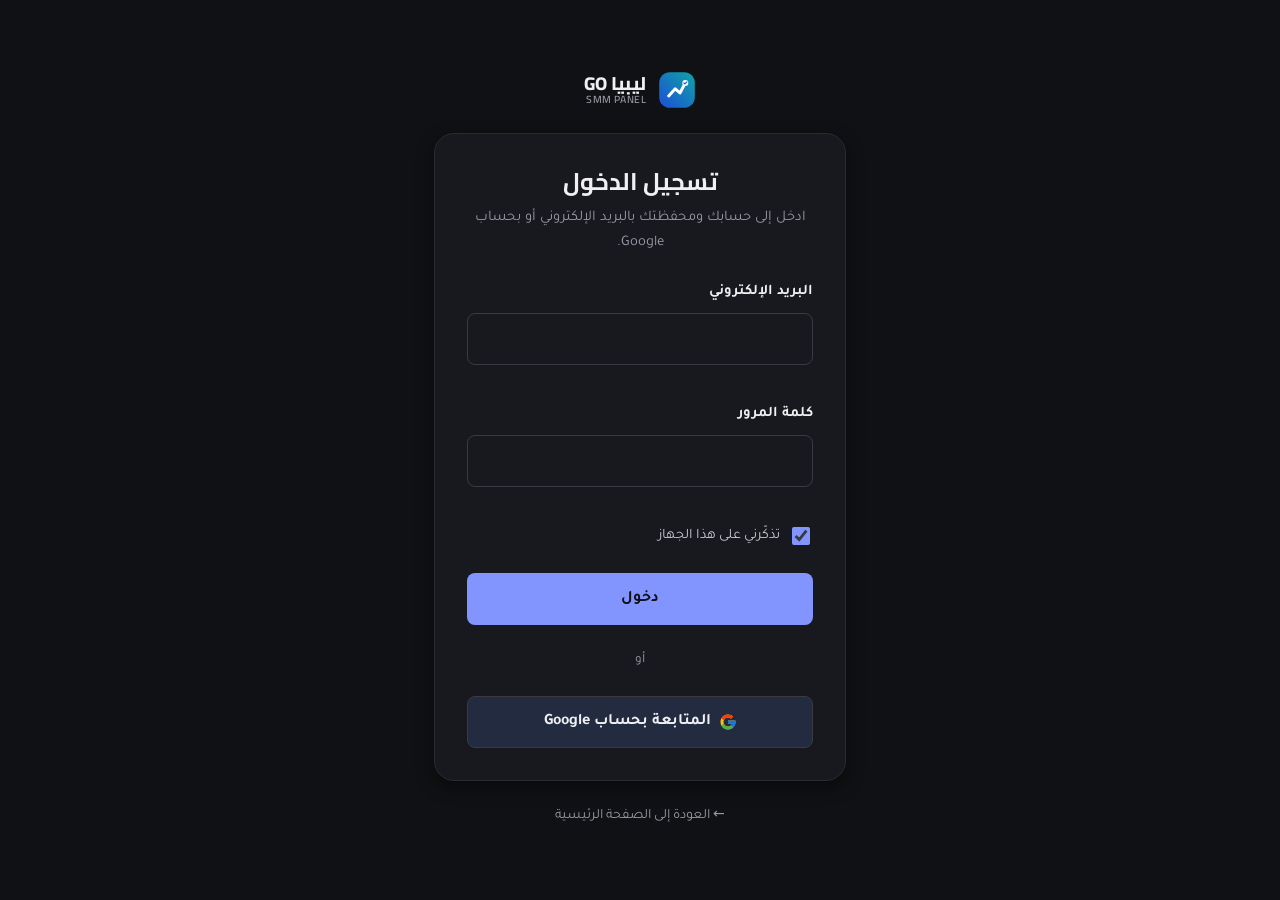
<file: admin/orders.html>
<!DOCTYPE html>
<html lang="ar" dir="rtl" data-theme="dark">
  <head>
    <meta charset="UTF-8" />
    <meta name="viewport" content="width=device-width, initial-scale=1" />
    <meta name="description" content="طلبات ليبيا GO وحالاتها." />
    <title>الطلبات — إدارة ليبيا GO</title>

    <link rel="icon" href="../assets/favicon.svg" type="image/svg+xml" />
    <link rel="preconnect" href="https://fonts.googleapis.com" />
    <link rel="preconnect" href="https://fonts.gstatic.com" crossorigin />
    <link
      href="https://fonts.googleapis.com/css2?family=Cairo:wght@600;700;800&family=Tajawal:wght@400;500;700;800&display=swap"
      rel="stylesheet"
    />
    <link rel="stylesheet" href="../css/base.css" />
    <link rel="stylesheet" href="../css/layout.css" />
    <link rel="stylesheet" href="../css/components.css" />
    <link rel="stylesheet" href="../css/pages.css" />
    <link rel="stylesheet" href="admin.css" />

    <script>
      (function () {
        try {
          var t = localStorage.getItem("libyago-admin-theme");
          document.documentElement.setAttribute("data-theme", t === "light" ? "light" : "dark");
        } catch (e) {
          document.documentElement.setAttribute("data-theme", "dark");
        }
      })();
    </script>
    <script src="../js/icons.js" defer></script>
    <script src="../js/ui.js" defer></script>
    <script src="../js/main.js" defer></script>
    <script src="../js/config.js" defer></script>
    <script src="../js/supabase-client.js" defer></script>
    <script src="../js/auth-session.js" defer></script>
    <script src="../js/validation.js" defer></script>
    <script src="admin.js" defer></script>
  </head>
  <body data-page="orders">
    <a class="skip-link" href="#main">تخطَّ إلى المحتوى الرئيسي</a>

    <div class="admin__layout">
      <aside class="admin__side" id="admin-side"></aside>

      <div class="admin__main">
        <header class="admin__top" id="admin-top"></header>

        <main id="main" tabindex="-1" class="admin__content">
          <section class="card card--padless">
            <div class="card__head">
              <h2 class="card__title">
                <span data-icon="bolt" data-icon-size="20"></span>
                الطلبات
              </h2>
            </div>
            <span class="table-hint">اسحب الجدول أفقيًا لعرض بقية الأعمدة.</span>
            <div class="table-wrap">
              <table class="table">
                <thead>
                  <tr>
                    <th scope="col">#</th>
                    <th scope="col">المستخدم</th>
                    <th scope="col">الخدمة</th>
                    <th scope="col">الكمية</th>
                    <th scope="col">التكلفة</th>
                    <th scope="col">الرابط</th>
                    <th scope="col">الحالة</th>
                  </tr>
                </thead>
                <tbody id="orders-body"></tbody>
              </table>
            </div>
          </section>
        </main>
      </div>
    </div>
  </body>
</html>
</file>
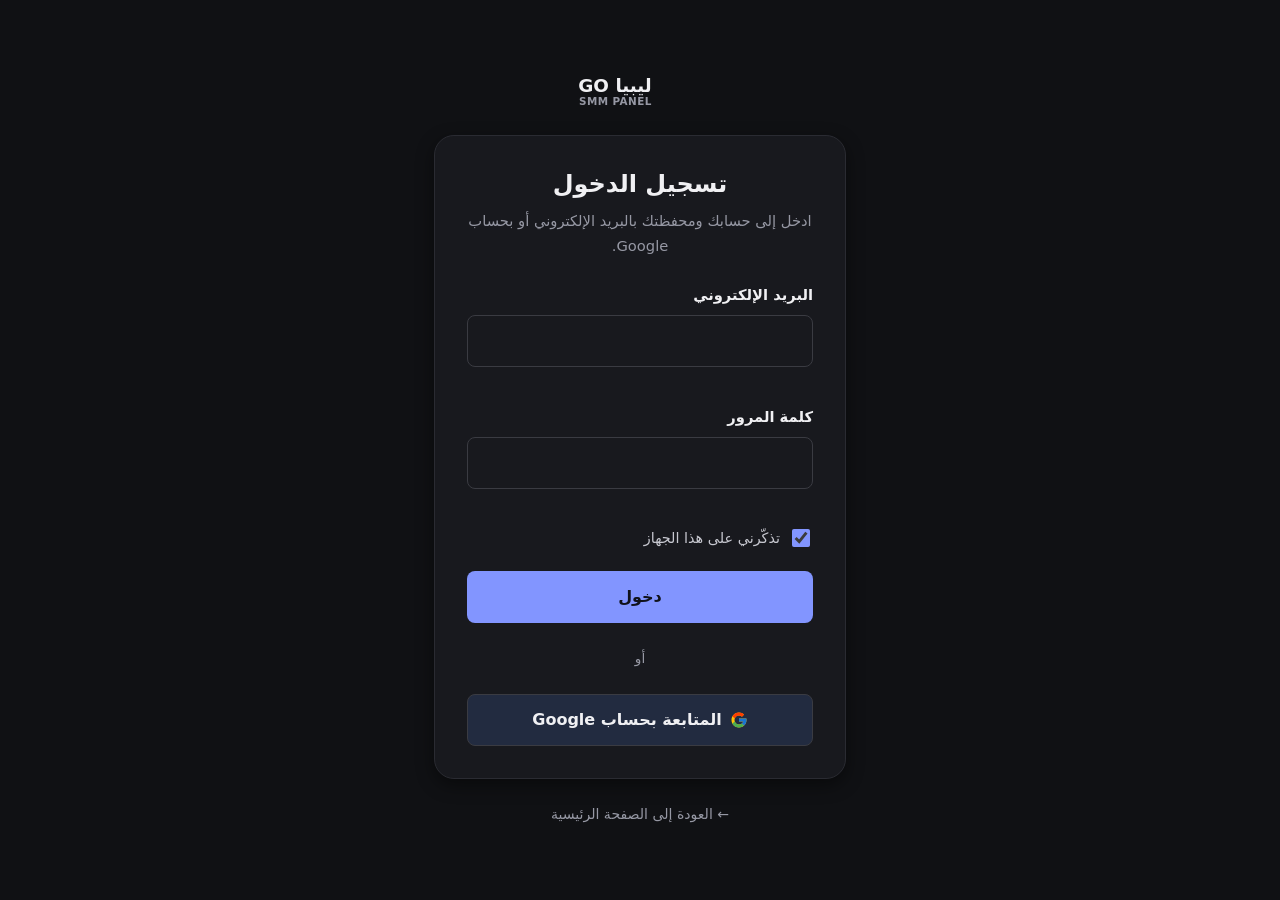
<file: admin/providers.html>
<!DOCTYPE html>
<html lang="ar" dir="rtl" data-theme="dark">
  <head>
    <meta charset="UTF-8" />
    <meta name="viewport" content="width=device-width, initial-scale=1" />
    <meta name="description" content="إدارة مزوّدي الخدمات وربط الـAPI في ليبيا GO." />
    <title>المزوّدون — إدارة ليبيا GO</title>

    <link rel="icon" href="../assets/favicon.svg" type="image/svg+xml" />
    <link rel="preconnect" href="https://fonts.googleapis.com" />
    <link rel="preconnect" href="https://fonts.gstatic.com" crossorigin />
    <link
      href="https://fonts.googleapis.com/css2?family=Cairo:wght@600;700;800&family=Tajawal:wght@400;500;700;800&display=swap"
      rel="stylesheet"
    />
    <link rel="stylesheet" href="../css/base.css" />
    <link rel="stylesheet" href="../css/layout.css" />
    <link rel="stylesheet" href="../css/components.css" />
    <link rel="stylesheet" href="../css/pages.css" />
    <link rel="stylesheet" href="admin.css" />

    <script>
      (function () {
        try {
          var t = localStorage.getItem("libyago-admin-theme");
          document.documentElement.setAttribute("data-theme", t === "light" ? "light" : "dark");
        } catch (e) {
          document.documentElement.setAttribute("data-theme", "dark");
        }
      })();
    </script>
    <script src="../js/icons.js" defer></script>
    <script src="../js/ui.js" defer></script>
    <script src="../js/main.js" defer></script>
    <script src="../js/config.js" defer></script>
    <script src="../js/supabase-client.js" defer></script>
    <script src="../js/auth-session.js" defer></script>
    <script src="../js/validation.js" defer></script>
    <script src="admin.js" defer></script>
  </head>
  <body data-page="providers">
    <a class="skip-link" href="#main">تخطَّ إلى المحتوى الرئيسي</a>

    <div class="admin__layout">
      <aside class="admin__side" id="admin-side"></aside>

      <div class="admin__main">
        <header class="admin__top" id="admin-top"></header>

        <main id="main" tabindex="-1" class="admin__content">
          <section class="card">
            <div class="card__head">
              <h2 class="card__title">
                <span data-icon="grid" data-icon-size="20"></span>
                إضافة مزوّد
              </h2>
              <button class="btn btn--outline btn--sm" type="button" id="providers-sync">
                <span data-icon="bolt" data-icon-size="16"></span>
                مزامنة الخدمات
              </button>
            </div>
            <p class="card__text">
              تُستورد الخدمات من المزوّدين تلقائيًا عبر الـAPI. أضف بيانات المزوّد
              (رابط الـAPI والمفتاح) لتفعيل المزامنة.
            </p>

            <form class="form" id="provider-form" novalidate>
              <div class="field">
                <label class="field__label" for="prov-name">اسم المزوّد</label>
                <input class="input" id="prov-name" type="text" required />
              </div>
              <div class="field">
                <label class="field__label" for="prov-url">رابط الـAPI</label>
                <input class="input" id="prov-url" type="url" dir="ltr" placeholder="https://provider.example/api/v2" />
              </div>
              <div class="field">
                <label class="field__label" for="prov-key">مفتاح الـAPI</label>
                <input class="input" id="prov-key" type="password" dir="ltr" autocomplete="new-password" placeholder="••••••••" />
                <p class="field__hint">يُخزَّن المفتاح على الخادم فقط ولا يُعرض في الواجهة. اتركه فارغًا للإبقاء على المفتاح الحالي.</p>
              </div>
              <button class="btn btn--primary" type="submit">إضافة مزوّد</button>
            </form>
          </section>

          <section class="card card--padless">
            <div class="card__head">
              <h2 class="card__title">
                <span data-icon="grid" data-icon-size="20"></span>
                المزوّدون
              </h2>
            </div>
            <span class="table-hint">اسحب الجدول أفقيًا لعرض بقية الأعمدة.</span>
            <div class="table-wrap">
              <table class="table">
                <thead>
                  <tr>
                    <th scope="col">الاسم</th>
                    <th scope="col">رابط الـAPI</th>
                    <th scope="col">المفتاح</th>
                    <th scope="col">الرصيد</th>
                    <th scope="col">مفعّل</th>
                    <th scope="col">إجراءات</th>
                  </tr>
                </thead>
                <tbody id="providers-body"></tbody>
              </table>
            </div>
          </section>
        </main>
      </div>
    </div>
  </body>
</html>
</file>
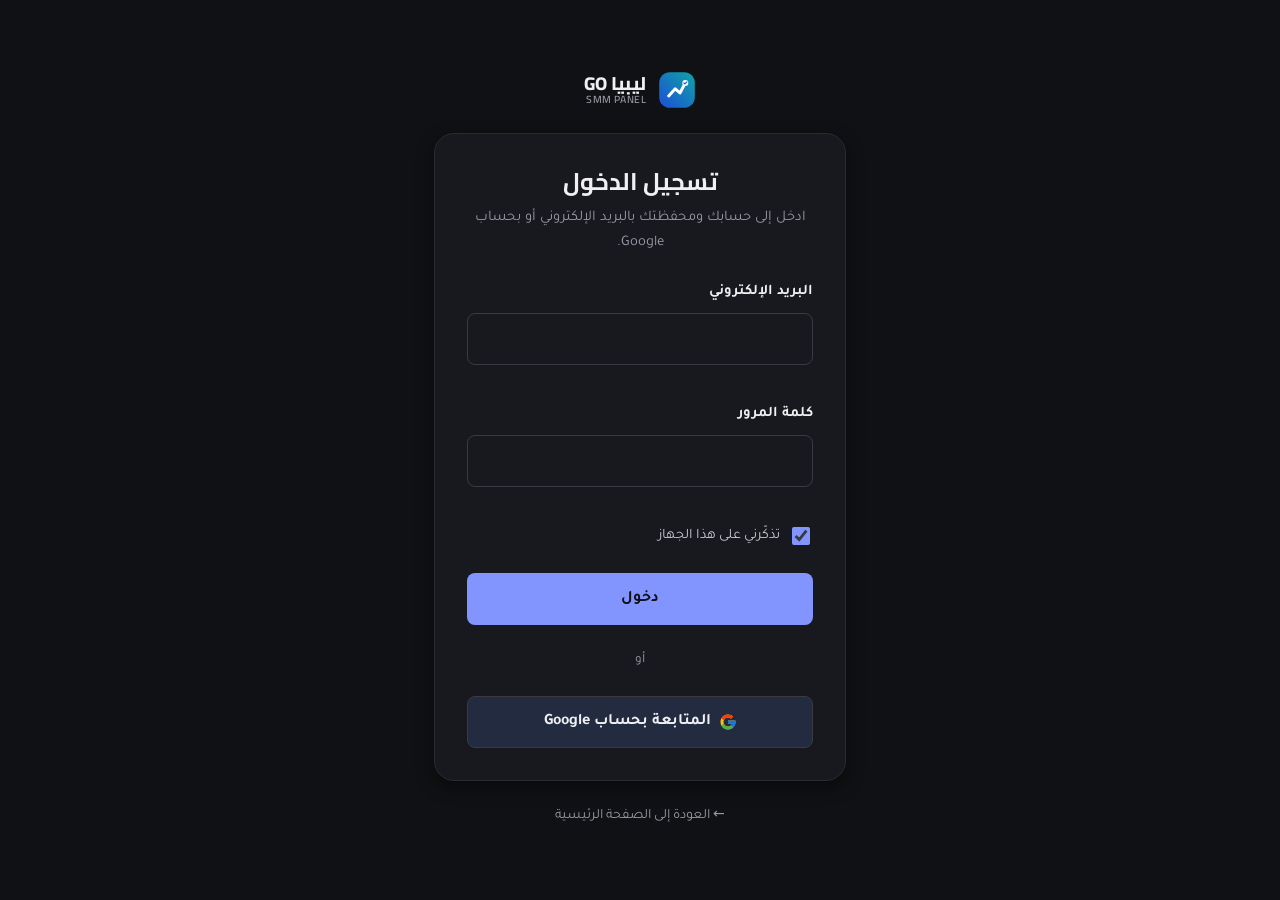
<file: admin/recharges.html>
<!DOCTYPE html>
<html lang="ar" dir="rtl" data-theme="dark">
  <head>
    <meta charset="UTF-8" />
    <meta name="viewport" content="width=device-width, initial-scale=1" />
    <meta name="description" content="مراجعة طلبات شحن المحافظ في ليبيا GO." />
    <title>الاستلامات — إدارة ليبيا GO</title>

    <link rel="icon" href="../assets/favicon.svg" type="image/svg+xml" />
    <link rel="preconnect" href="https://fonts.googleapis.com" />
    <link rel="preconnect" href="https://fonts.gstatic.com" crossorigin />
    <link
      href="https://fonts.googleapis.com/css2?family=Cairo:wght@600;700;800&family=Tajawal:wght@400;500;700;800&display=swap"
      rel="stylesheet"
    />
    <link rel="stylesheet" href="../css/base.css" />
    <link rel="stylesheet" href="../css/layout.css" />
    <link rel="stylesheet" href="../css/components.css" />
    <link rel="stylesheet" href="../css/pages.css" />
    <link rel="stylesheet" href="admin.css" />

    <script>
      (function () {
        try {
          var t = localStorage.getItem("libyago-admin-theme");
          document.documentElement.setAttribute("data-theme", t === "light" ? "light" : "dark");
        } catch (e) {
          document.documentElement.setAttribute("data-theme", "dark");
        }
      })();
    </script>
    <script src="../js/icons.js" defer></script>
    <script src="../js/ui.js" defer></script>
    <script src="../js/main.js" defer></script>
    <script src="../js/config.js" defer></script>
    <script src="../js/supabase-client.js" defer></script>
    <script src="../js/auth-session.js" defer></script>
    <script src="../js/validation.js" defer></script>
    <script src="admin.js" defer></script>
  </head>
  <body data-page="recharges">
    <a class="skip-link" href="#main">تخطَّ إلى المحتوى الرئيسي</a>

    <div class="admin__layout">
      <aside class="admin__side" id="admin-side"></aside>

      <div class="admin__main">
        <header class="admin__top" id="admin-top"></header>

        <main id="main" tabindex="-1" class="admin__content">
          <section class="card card--padless">
            <div class="card__head">
              <h2 class="card__title">
                <span data-icon="wallet" data-icon-size="20"></span>
                الاستلامات
              </h2>
            </div>
            <p class="card__text" style="padding-inline: var(--space-5)">
              تُطابق الاستلامات تلقائيًا عبر SMS RAEED. راجع الحالات التي تحتاج تدخّلًا
              واعتمدها أو ارفضها.
            </p>
            <span class="table-hint">اسحب الجدول أفقيًا لعرض بقية الأعمدة.</span>
            <div class="table-wrap">
              <table class="table">
                <thead>
                  <tr>
                    <th scope="col">#</th>
                    <th scope="col">المستخدم</th>
                    <th scope="col">الشركة</th>
                    <th scope="col">رقم المُرسل</th>
                    <th scope="col">المبلغ</th>
                    <th scope="col">الحالة</th>
                    <th scope="col">مُضاف</th>
                    <th scope="col">إجراءات</th>
                  </tr>
                </thead>
                <tbody id="recharges-body"></tbody>
              </table>
            </div>
          </section>
        </main>
      </div>
    </div>
  </body>
</html>
</file>
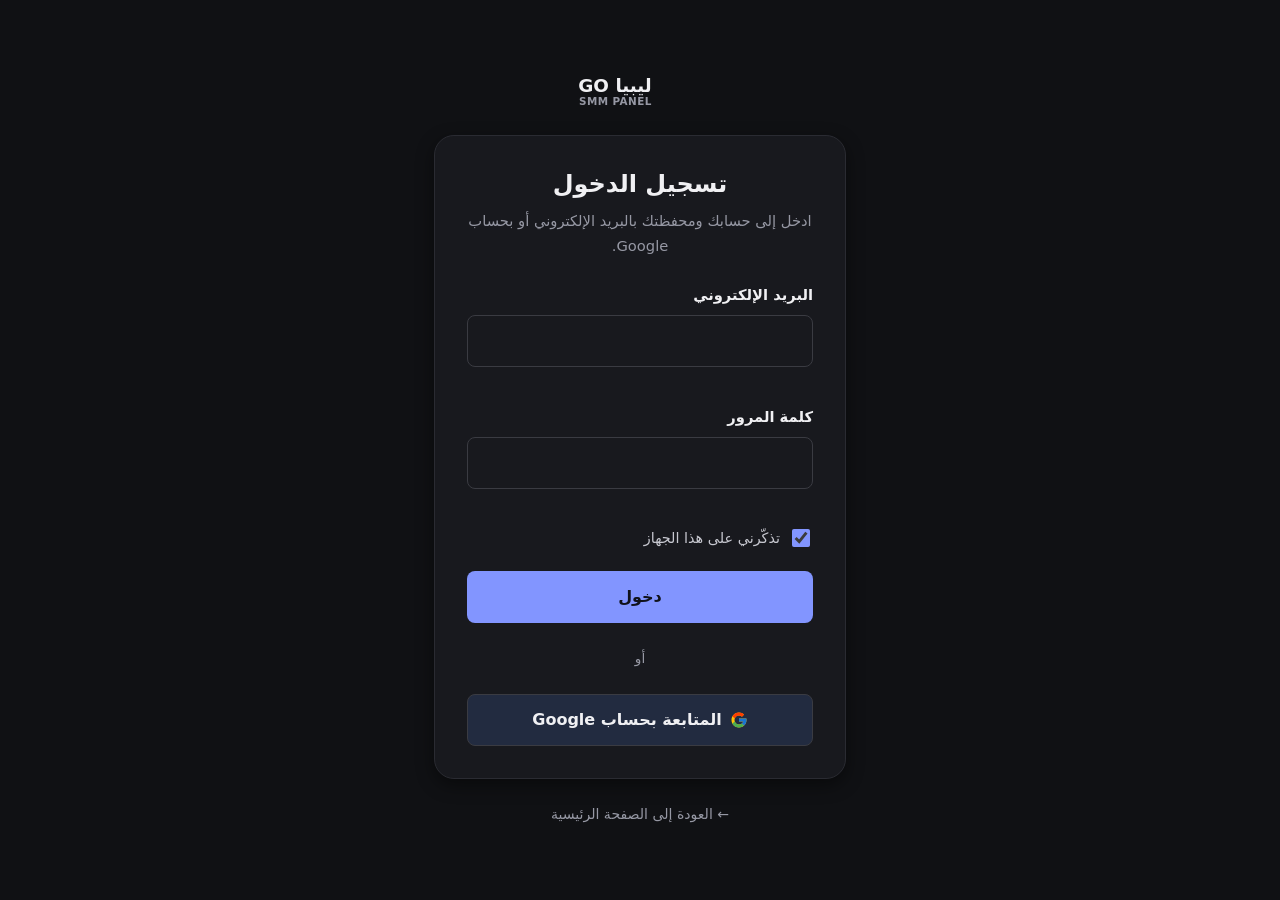
<file: admin/services.html>
<!DOCTYPE html>
<html lang="ar" dir="rtl" data-theme="dark">
  <head>
    <meta charset="UTF-8" />
    <meta name="viewport" content="width=device-width, initial-scale=1" />
    <meta name="description" content="الخدمات المستوردة من المزوّدين في ليبيا GO." />
    <title>الخدمات — إدارة ليبيا GO</title>

    <link rel="icon" href="../assets/favicon.svg" type="image/svg+xml" />
    <link rel="preconnect" href="https://fonts.googleapis.com" />
    <link rel="preconnect" href="https://fonts.gstatic.com" crossorigin />
    <link
      href="https://fonts.googleapis.com/css2?family=Cairo:wght@600;700;800&family=Tajawal:wght@400;500;700;800&display=swap"
      rel="stylesheet"
    />
    <link rel="stylesheet" href="../css/base.css" />
    <link rel="stylesheet" href="../css/layout.css" />
    <link rel="stylesheet" href="../css/components.css" />
    <link rel="stylesheet" href="../css/pages.css" />
    <link rel="stylesheet" href="admin.css" />

    <script>
      (function () {
        try {
          var t = localStorage.getItem("libyago-admin-theme");
          document.documentElement.setAttribute("data-theme", t === "light" ? "light" : "dark");
        } catch (e) {
          document.documentElement.setAttribute("data-theme", "dark");
        }
      })();
    </script>
    <script src="../js/icons.js" defer></script>
    <script src="../js/ui.js" defer></script>
    <script src="../js/main.js" defer></script>
    <script src="../js/config.js" defer></script>
    <script src="../js/supabase-client.js" defer></script>
    <script src="../js/auth-session.js" defer></script>
    <script src="../js/validation.js" defer></script>
    <script src="../js/platforms.js" defer></script>
    <script src="admin.js" defer></script>
  </head>
  <body data-page="services">
    <a class="skip-link" href="#main">تخطَّ إلى المحتوى الرئيسي</a>

    <div class="admin__layout">
      <aside class="admin__side" id="admin-side"></aside>

      <div class="admin__main">
        <header class="admin__top" id="admin-top"></header>

        <main id="main" tabindex="-1" class="admin__content">
          <section class="card card--padless">
            <div class="card__head">
              <h2 class="card__title">
                <span data-icon="sparkles" data-icon-size="20"></span>
                الخدمات
              </h2>
              <div style="display:flex;gap:var(--space-2);flex-wrap:wrap">
                <button class="btn btn--outline btn--sm" type="button" id="services-reclassify">
                  <span data-icon="sparkles" data-icon-size="16"></span>
                  إعادة تصنيف تلقائي
                </button>
                <button class="btn btn--ghost btn--sm" type="button" id="services-cleanup">
                  <span data-icon="x" data-icon-size="16"></span>
                  تنظيف الخدمات غير المرتبطة
                </button>
                <button class="btn btn--outline btn--sm" type="button" id="services-sync">
                  <span data-icon="bolt" data-icon-size="16"></span>
                  مزامنة
                </button>
              </div>
            </div>
            <p class="card__text" style="padding-inline: var(--space-5)">
              تُستورد الخدمات من المزوّدين عبر الـAPI. يمكنك هنا ضبط السعر وهامش
              الربح وتفعيل/تعطيل الخدمة، وتصنيفها محليًا حسب المنصة. التصنيف
              اليدوي يبقى ثابتًا ولا تغيّره المزامنة.
            </p>
            <div class="filters" style="padding-inline: var(--space-5); display: flex; flex-wrap: wrap; gap: var(--space-3); align-items: flex-end;">
              <label class="field" style="margin: 0; flex: 1 1 220px;">
                <span class="field__label">بحث بالاسم</span>
                <input class="input" id="services-search" type="search" placeholder="اكتب جزءًا من اسم الخدمة…" />
              </label>
              <label class="field" style="margin: 0; flex: 0 1 180px;">
                <span class="field__label">المنصة</span>
                <select class="input" id="services-platform">
                  <option value="">كل المنصات</option>
                </select>
              </label>
              <label class="field" style="margin: 0; flex: 0 1 240px;">
                <span class="field__label">تصنيف المزوّد</span>
                <select class="input" id="services-category">
                  <option value="">كل التصنيفات</option>
                </select>
              </label>
              <label class="field" style="margin: 0; flex: 0 1 180px;">
                <span class="field__label">المزوّد</span>
                <select class="input" id="services-provider">
                  <option value="">كل المزوّدين</option>
                </select>
              </label>
              <label class="field" style="margin: 0; flex: 0 1 160px;">
                <span class="field__label">الحالة</span>
                <select class="input" id="services-status">
                  <option value="">الكل</option>
                  <option value="active">مفعّلة</option>
                  <option value="inactive">غير مفعّلة</option>
                </select>
              </label>
              <button class="btn btn--ghost btn--sm" type="button" id="services-reset">تفريغ الفلاتر</button>
            </div>
            <div class="bulk-bar" id="services-bulk">
              <span id="services-selected-count">لم يتم تحديد أي خدمة</span>
              <select class="input" id="bulk-platform" aria-label="المنصة الجديدة">
                <option value="">اختر منصة…</option>
              </select>
              <button class="btn btn--primary btn--sm" type="button" id="bulk-apply" disabled>
                تطبيق التصنيف على المحدد
              </button>
            </div>
            <div class="table-hint" style="padding-inline: var(--space-5); display: flex; justify-content: space-between; gap: var(--space-3); flex-wrap: wrap;">
              <span>اسحب الجدول أفقيًا لعرض بقية الأعمدة.</span>
              <span id="services-count">—</span>
            </div>
            <div class="table-wrap">
              <table class="table">
                <thead>
                  <tr>
                    <th scope="col" class="table__pick">
                      <input type="checkbox" id="services-select-all" aria-label="تحديد كل الخدمات في الصفحة" />
                    </th>
                    <th scope="col">الاسم</th>
                    <th scope="col">المنصة</th>
                    <th scope="col">تصنيف المزوّد</th>
                    <th scope="col">المزوّد</th>
                    <th scope="col">السعر</th>
                    <th scope="col">هامش الربح</th>
                    <th scope="col">مفعّلة</th>
                    <th scope="col">إجراءات</th>
                  </tr>
                </thead>
                <tbody id="services-body"></tbody>
              </table>
            </div>
            <div class="pager" id="services-pager" style="padding: var(--space-4) var(--space-5); display: flex; justify-content: center; align-items: center; gap: var(--space-3);"></div>
          </section>

          <section class="card" id="rules-card">
            <div class="card__head">
              <h2 class="card__title">
                <span data-icon="grid" data-icon-size="20"></span>
                قواعد التصنيف التلقائي
              </h2>
              <span class="badge badge--muted" id="rules-count">—</span>
            </div>
            <p class="card__text" style="padding-inline: var(--space-5)">
              تُستخدم هذه الكلمات المفتاحية عند الاستيراد وعند إعادة التصنيف.
              كل قاعدة تربط كلمة مفتاحية بمنصة واحدة.
            </p>
            <form id="rule-form" class="filters" style="padding-inline: var(--space-5); display:flex; flex-wrap:wrap; gap:var(--space-3); align-items:flex-end;">
              <label class="field" style="margin:0; flex:0 1 200px;">
                <span class="field__label">المنصة</span>
                <select class="input" id="rule-platform" required></select>
              </label>
              <label class="field" style="margin:0; flex:1 1 240px;">
                <span class="field__label">الكلمة المفتاحية</span>
                <input class="input" id="rule-keyword" type="text" maxlength="120" placeholder="مثال: instagram أو تيك توك" required />
              </label>
              <label class="field" style="margin:0; flex:0 1 120px;">
                <span class="field__label">الأولوية</span>
                <input class="input" id="rule-priority" type="number" min="0" max="1000" value="100" dir="ltr" />
              </label>
              <button class="btn btn--primary btn--sm" type="submit">إضافة قاعدة</button>
            </form>
            <div class="table-wrap">
              <table class="table">
                <thead>
                  <tr>
                    <th scope="col">المنصة</th>
                    <th scope="col">الكلمة المفتاحية</th>
                    <th scope="col">الأولوية</th>
                    <th scope="col">الحالة</th>
                    <th scope="col">إجراءات</th>
                  </tr>
                </thead>
                <tbody id="rules-body">
                  <tr><td colspan="5">جارٍ التحميل…</td></tr>
                </tbody>
              </table>
            </div>
          </section>
        </main>
      </div>
    </div>
  </body>
</html>
</file>
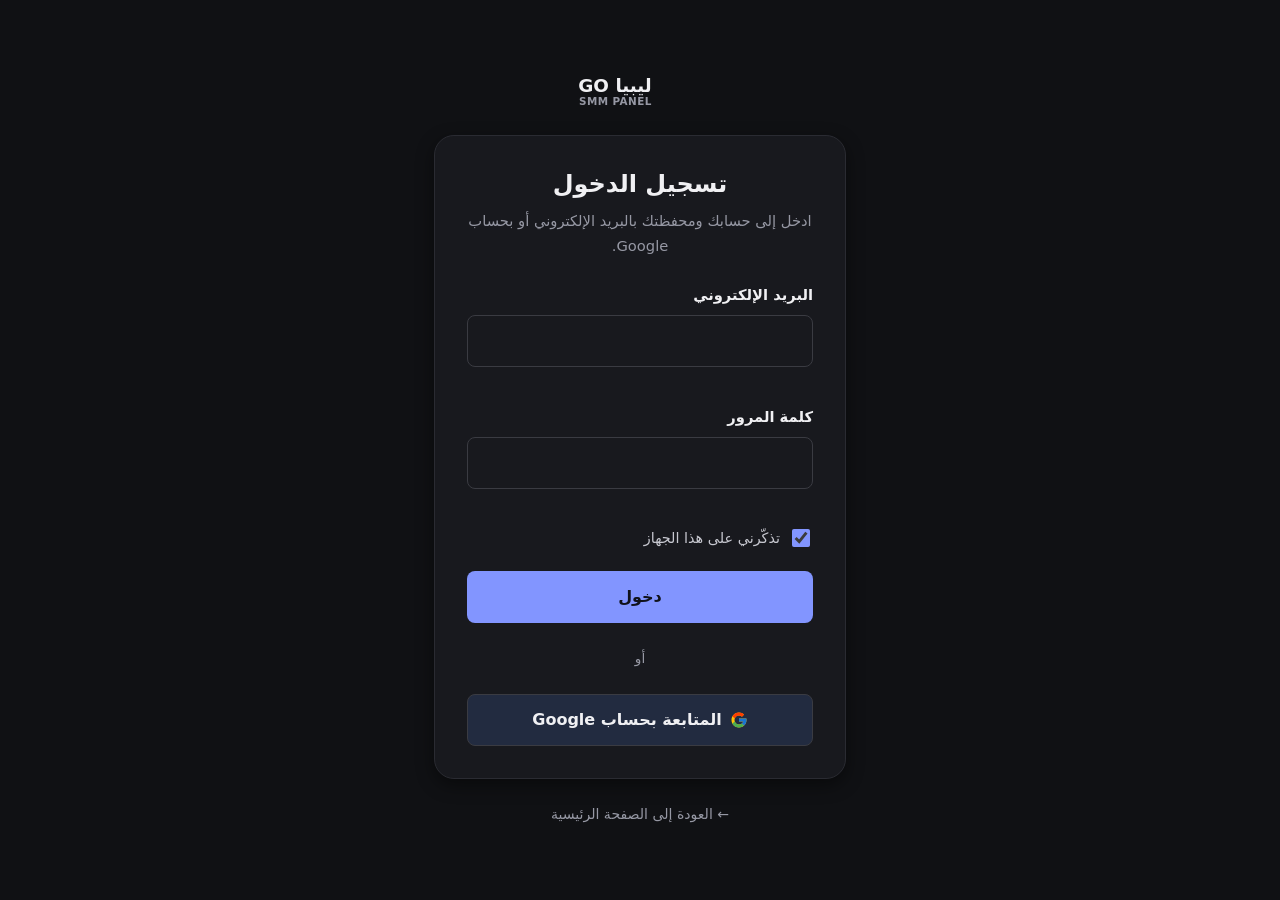
<file: admin/settings.html>
<!DOCTYPE html>
<html lang="ar" dir="rtl" data-theme="dark">
  <head>
    <meta charset="UTF-8" />
    <meta name="viewport" content="width=device-width, initial-scale=1" />
    <meta name="description" content="إعدادات أرقام الاستقبال في ليبيا GO." />
    <title>الإعدادات — إدارة ليبيا GO</title>

    <link rel="icon" href="../assets/favicon.svg" type="image/svg+xml" />
    <link rel="preconnect" href="https://fonts.googleapis.com" />
    <link rel="preconnect" href="https://fonts.gstatic.com" crossorigin />
    <link
      href="https://fonts.googleapis.com/css2?family=Cairo:wght@600;700;800&family=Tajawal:wght@400;500;700;800&display=swap"
      rel="stylesheet"
    />
    <link rel="stylesheet" href="../css/base.css" />
    <link rel="stylesheet" href="../css/layout.css" />
    <link rel="stylesheet" href="../css/components.css" />
    <link rel="stylesheet" href="../css/pages.css" />
    <link rel="stylesheet" href="admin.css" />

    <script>
      (function () {
        try {
          var t = localStorage.getItem("libyago-admin-theme");
          document.documentElement.setAttribute("data-theme", t === "light" ? "light" : "dark");
        } catch (e) {
          document.documentElement.setAttribute("data-theme", "dark");
        }
      })();
    </script>
    <script src="../js/icons.js" defer></script>
    <script src="../js/ui.js" defer></script>
    <script src="../js/main.js" defer></script>
    <script src="../js/config.js" defer></script>
    <script src="../js/supabase-client.js" defer></script>
    <script src="../js/auth-session.js" defer></script>
    <script src="../js/validation.js" defer></script>
    <script src="admin.js" defer></script>
  </head>
  <body data-page="settings">
    <a class="skip-link" href="#main">تخطَّ إلى المحتوى الرئيسي</a>

    <div class="admin__layout">
      <aside class="admin__side" id="admin-side"></aside>

      <div class="admin__main">
        <header class="admin__top" id="admin-top"></header>

        <main id="main" tabindex="-1" class="admin__content">
          <section class="card">
            <div class="card__head">
              <h2 class="card__title">
                <span data-icon="card" data-icon-size="20"></span>
                أرقام الاستقبال
              </h2>
            </div>
            <p class="card__text">
              الأرقام التي يُحوَّل إليها المستخدمون لشحن الرصيد. تُطابَق التحويلات
              الواردة مع الشركة والمبلغ.
            </p>

            <form class="form" id="receiver-form" novalidate>
              <div class="field">
                <label class="field__label" for="rcv-company">الشركة</label>
                <select class="select" id="rcv-company">
                  <option value="libyana">ليبيانا</option>
                  <option value="almadar">المدار</option>
                </select>
              </div>
              <div class="field">
                <label class="field__label" for="rcv-phone">رقم الاستقبال</label>
                <input class="input" id="rcv-phone" type="tel" inputmode="numeric" dir="ltr" placeholder="09XXXXXXXX" required />
              </div>
              <button class="btn btn--primary" type="submit">إضافة رقم</button>
            </form>

            <hr class="hr" />

            <div class="table-wrap">
              <table class="table">
                <thead>
                  <tr>
                    <th scope="col">الشركة</th>
                    <th scope="col">الرقم</th>
                    <th scope="col">الترتيب</th>
                    <th scope="col">مفعّل</th>
                    <th scope="col">إجراءات</th>
                  </tr>
                </thead>
                <tbody id="receivers-body"></tbody>
              </table>
            </div>
          </section>

          <section class="card">
            <div class="card__head">
              <h2 class="card__title">
                <span data-icon="lock" data-icon-size="20"></span>
                تغيير كلمة المرور
              </h2>
            </div>
            <p class="card__text">كلمة مرور جديدة لحساب المشرف الحالي.</p>

            <form class="form" id="password-form" novalidate>
              <div class="field">
                <label class="field__label" for="pwd-new">كلمة المرور الجديدة</label>
                <input class="input" id="pwd-new" type="password" dir="ltr" autocomplete="new-password" minlength="6" required />
              </div>
              <div class="field">
                <label class="field__label" for="pwd-confirm">تأكيد كلمة المرور</label>
                <input class="input" id="pwd-confirm" type="password" dir="ltr" autocomplete="new-password" minlength="6" required />
              </div>
              <button class="btn btn--primary" type="submit">حفظ كلمة المرور</button>
            </form>
          </section>
        </main>
      </div>
    </div>
  </body>
</html>
</file>
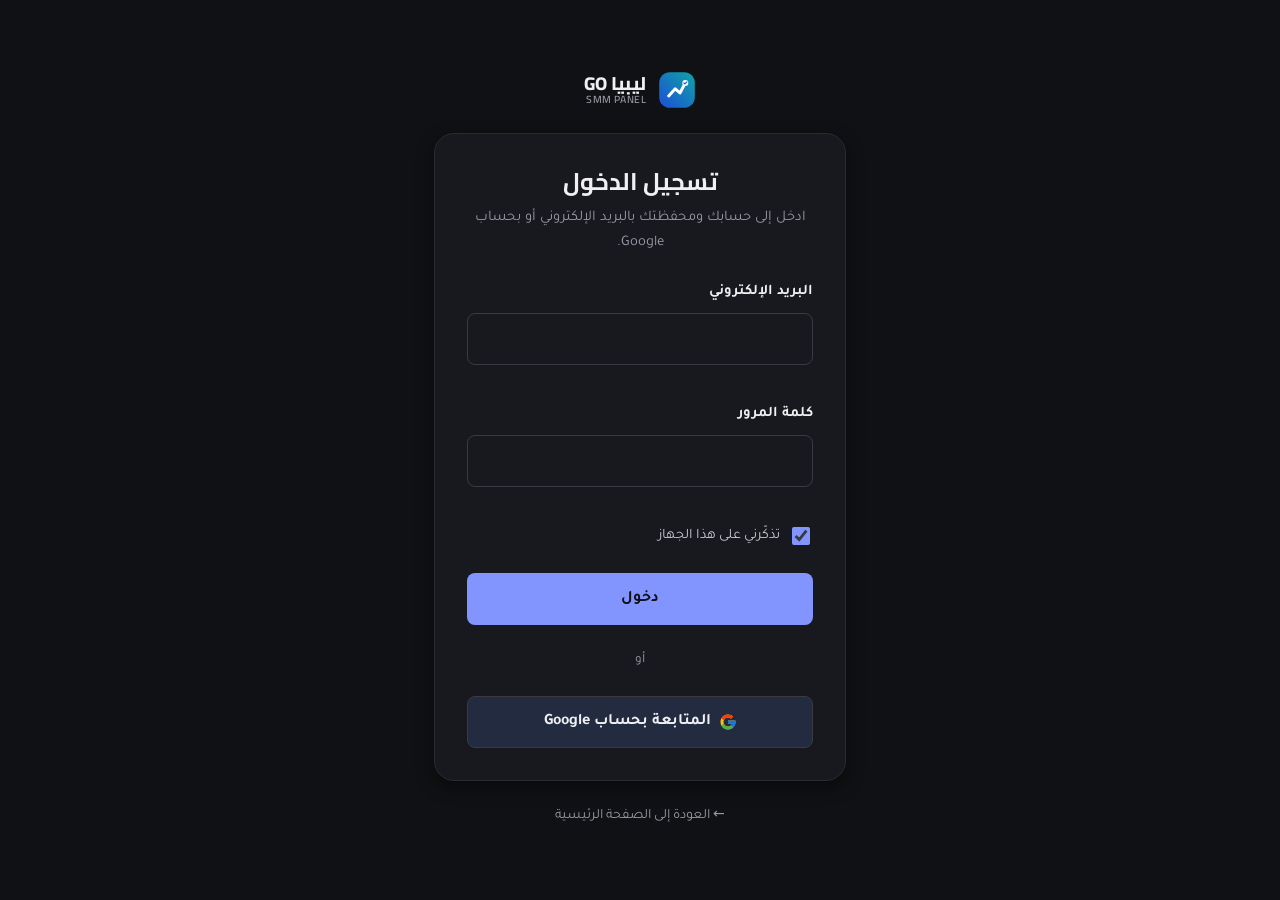
<file: admin/smsraed.html>
<!DOCTYPE html>
<html lang="ar" dir="rtl" data-theme="dark">
  <head>
    <meta charset="UTF-8" />
    <meta name="viewport" content="width=device-width, initial-scale=1" />
    <meta name="description" content="ربط ليبيا GO بخدمة SMS RAEED لمطابقة شحن المحافظ." />
    <title>ربط SMS RAEED — إدارة ليبيا GO</title>

    <link rel="icon" href="../assets/favicon.svg" type="image/svg+xml" />
    <link rel="preconnect" href="https://fonts.googleapis.com" />
    <link rel="preconnect" href="https://fonts.gstatic.com" crossorigin />
    <link
      href="https://fonts.googleapis.com/css2?family=Cairo:wght@600;700;800&family=Tajawal:wght@400;500;700;800&display=swap"
      rel="stylesheet"
    />
    <link rel="stylesheet" href="../css/base.css" />
    <link rel="stylesheet" href="../css/layout.css" />
    <link rel="stylesheet" href="../css/components.css" />
    <link rel="stylesheet" href="../css/pages.css" />
    <link rel="stylesheet" href="admin.css" />

    <script>
      (function () {
        try {
          var t = localStorage.getItem("libyago-admin-theme");
          document.documentElement.setAttribute("data-theme", t === "light" ? "light" : "dark");
        } catch (e) {
          document.documentElement.setAttribute("data-theme", "dark");
        }
      })();
    </script>
    <script src="../js/icons.js" defer></script>
    <script src="../js/ui.js" defer></script>
    <script src="../js/main.js" defer></script>
    <script src="../js/config.js" defer></script>
    <script src="../js/supabase-client.js" defer></script>
    <script src="../js/auth-session.js" defer></script>
    <script src="../js/validation.js" defer></script>
    <script src="admin.js" defer></script>
  </head>
  <body data-page="smsraed">
    <a class="skip-link" href="#main">تخطَّ إلى المحتوى الرئيسي</a>

    <div class="admin__layout">
      <aside class="admin__side" id="admin-side"></aside>

      <div class="admin__main">
        <header class="admin__top" id="admin-top"></header>

        <main id="main" tabindex="-1" class="admin__content">
          <section class="card">
            <div class="card__head">
              <h2 class="card__title">
                <span data-icon="globe" data-icon-size="20"></span>
                ربط SMS RAEED
              </h2>
              <a class="btn btn--outline btn--sm" href="https://m9zkx.github.io/smsraed/" target="_blank" rel="noopener">
                <span data-icon="globe" data-icon-size="16"></span>
                دليل الربط
              </a>
            </div>
            <p class="card__text">
              اربط المنصة بخدمة SMS RAEED لمطابقة تحويلات شحن المحافظ تلقائيًا.
              أرسل تفاصيل كل طلب إلى نقطة <code dir="ltr">site_order</code>،
              وتعيد الخدمة حالة الطلب (<code dir="ltr">pending/success/failed</code>).
            </p>
            <p class="card__text">
              الحالة الآن:
              <span id="smsraed-key-state"><span class="badge badge--muted">…</span></span>
              <span id="smsraed-enabled-state"><span class="badge badge--muted">…</span></span>
            </p>

            <form class="form" id="smsraed-form" novalidate>
              <div class="field">
                <label class="field__label" for="smsraed-base">رابط الـAPI (site_order)</label>
                <input
                  class="input"
                  id="smsraed-base"
                  type="url"
                  dir="ltr"
                  placeholder="https://txguibjkbtroljtvbrlt.supabase.co/functions/v1/site_order"
                />
                <p class="field__hint">اترك الحقل فارغًا لاستخدام الرابط الافتراضي لخدمة SMS RAEED.</p>
              </div>

              <div class="field">
                <label class="field__label" for="smsraed-key">مفتاح API للموقع</label>
                <input
                  class="input"
                  id="smsraed-key"
                  type="password"
                  dir="ltr"
                  autocomplete="off"
                  placeholder="اتركه فارغًا للإبقاء على المفتاح الحالي"
                />
                <p class="field__hint">
                  مفتاح سرّي يصدره مسؤول منصة SMS RAEED، ويُخزَّن مشفّرًا على الخادم فقط ولا يُعرض في الواجهة.
                </p>
              </div>

              <div class="field">
                <label class="field__label" style="display: flex; align-items: center; gap: 0.5rem">
                  <input type="checkbox" id="smsraed-enabled" />
                  تفعيل الشحن التلقائي عبر SMS RAEED
                </label>
                <p class="field__hint">عند التعطيل يتوقّف إنشاء طلبات الشحن ويظهر للمستخدم «الخدمة غير مفعّلة».</p>
              </div>

              <div class="form__actions" style="display: flex; gap: 0.75rem; flex-wrap: wrap">
                <button class="btn btn--primary" type="submit">حفظ</button>
                <button class="btn btn--outline" type="button" id="smsraed-test">اختبار الاتصال</button>
                <button class="btn btn--ghost" type="button" id="smsraed-clear">مسح المفتاح</button>
              </div>
            </form>

            <pre
              id="smsraed-test-result"
              class="code-block"
              dir="ltr"
              style="margin-top: 1rem; white-space: pre-wrap; word-break: break-word"
            ></pre>
          </section>

          <section class="card">
            <div class="card__head">
              <h2 class="card__title">
                <span data-icon="info" data-icon-size="20"></span>
                ملاحظات الربط
              </h2>
            </div>
            <ul class="list">
              <li>أرقام الاستقبال تُدار من صفحة <a href="settings.html">الإعدادات</a>، ويجب أن تكون مسجَّلة أيضًا في منصة SMS RAEED لتتم المطابقة.</li>
              <li>توكن الجهاز يُصدره مسؤول منصة SMS RAEED ويُلصق داخل <strong>تطبيق الهاتف</strong>، ولا يُخزَّن هنا.</li>
              <li>تُشترط مطابقة: رقم المستقبل مع أحد أرقامك + الشركة + المبلغ قدر الإمكان.</li>
            </ul>
          </section>
        </main>
      </div>
    </div>
  </body>
</html>
</file>
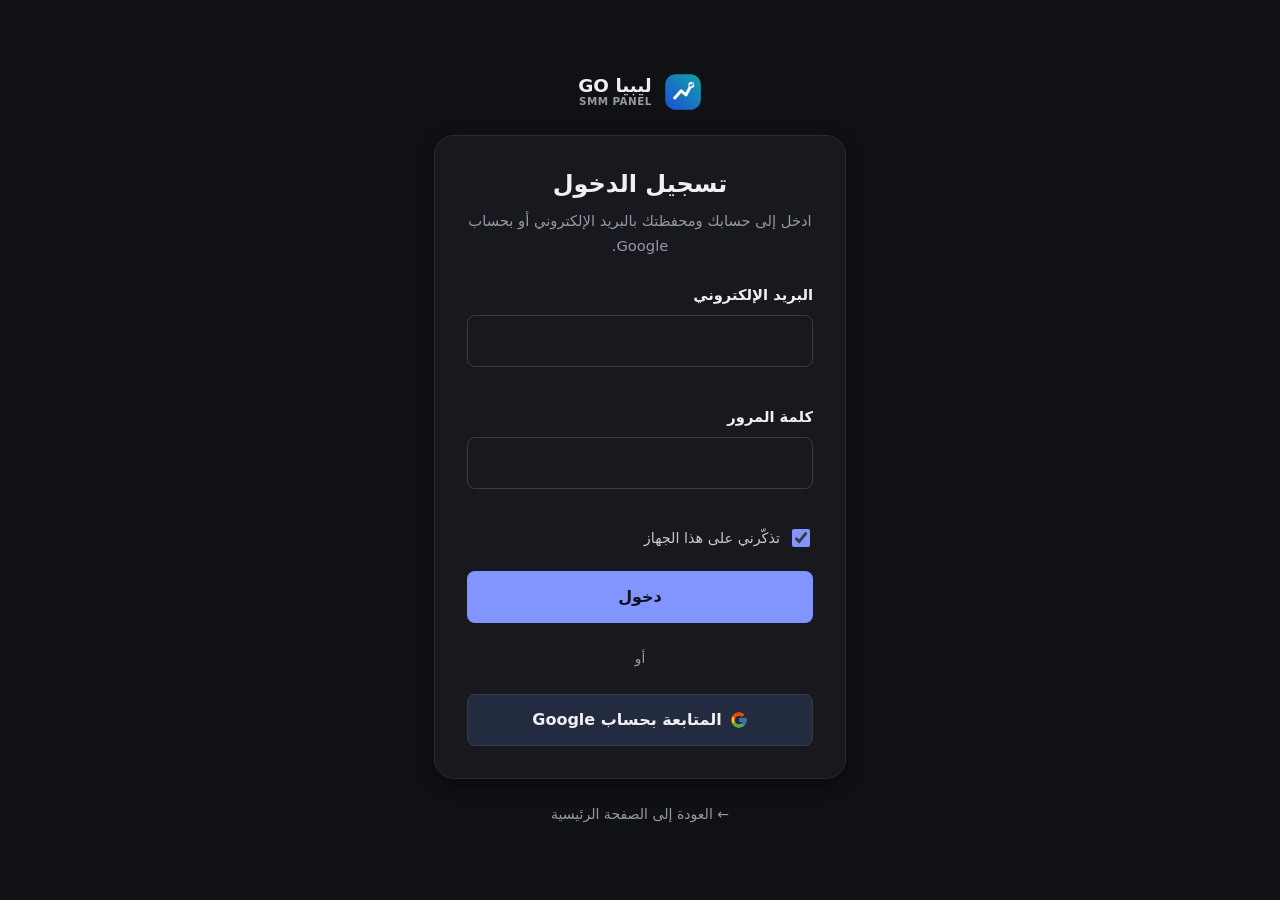
<file: admin/users.html>
<!DOCTYPE html>
<html lang="ar" dir="rtl" data-theme="dark">
  <head>
    <meta charset="UTF-8" />
    <meta name="viewport" content="width=device-width, initial-scale=1" />
    <meta name="description" content="إدارة مستخدمي ليبيا GO وأرصدة محافظهم." />
    <title>المستخدمون — إدارة ليبيا GO</title>

    <link rel="icon" href="../assets/favicon.svg" type="image/svg+xml" />
    <link rel="preconnect" href="https://fonts.googleapis.com" />
    <link rel="preconnect" href="https://fonts.gstatic.com" crossorigin />
    <link
      href="https://fonts.googleapis.com/css2?family=Cairo:wght@600;700;800&family=Tajawal:wght@400;500;700;800&display=swap"
      rel="stylesheet"
    />
    <link rel="stylesheet" href="../css/base.css" />
    <link rel="stylesheet" href="../css/layout.css" />
    <link rel="stylesheet" href="../css/components.css" />
    <link rel="stylesheet" href="../css/pages.css" />
    <link rel="stylesheet" href="admin.css" />

    <script>
      (function () {
        try {
          var t = localStorage.getItem("libyago-admin-theme");
          document.documentElement.setAttribute("data-theme", t === "light" ? "light" : "dark");
        } catch (e) {
          document.documentElement.setAttribute("data-theme", "dark");
        }
      })();
    </script>
    <script src="../js/icons.js" defer></script>
    <script src="../js/ui.js" defer></script>
    <script src="../js/main.js" defer></script>
    <script src="../js/config.js" defer></script>
    <script src="../js/supabase-client.js" defer></script>
    <script src="../js/auth-session.js" defer></script>
    <script src="../js/validation.js" defer></script>
    <script src="admin.js" defer></script>
  </head>
  <body data-page="users">
    <a class="skip-link" href="#main">تخطَّ إلى المحتوى الرئيسي</a>

    <div class="admin__layout">
      <aside class="admin__side" id="admin-side"></aside>

      <div class="admin__main">
        <header class="admin__top" id="admin-top"></header>

        <main id="main" tabindex="-1" class="admin__content">
          <section class="card card--padless">
            <div class="card__head">
              <h2 class="card__title">
                <span data-icon="user" data-icon-size="20"></span>
                المستخدمون
              </h2>
            </div>
            <span class="table-hint">اسحب الجدول أفقيًا لعرض بقية الأعمدة.</span>
            <div class="table-wrap">
              <table class="table">
                <thead>
                  <tr>
                    <th scope="col">الاسم</th>
                    <th scope="col">البريد</th>
                    <th scope="col">الدور</th>
                    <th scope="col">الرصيد</th>
                    <th scope="col">تعديل الرصيد</th>
                  </tr>
                </thead>
                <tbody id="users-body"></tbody>
              </table>
            </div>
          </section>
        </main>
      </div>
    </div>
  </body>
</html>
</file>
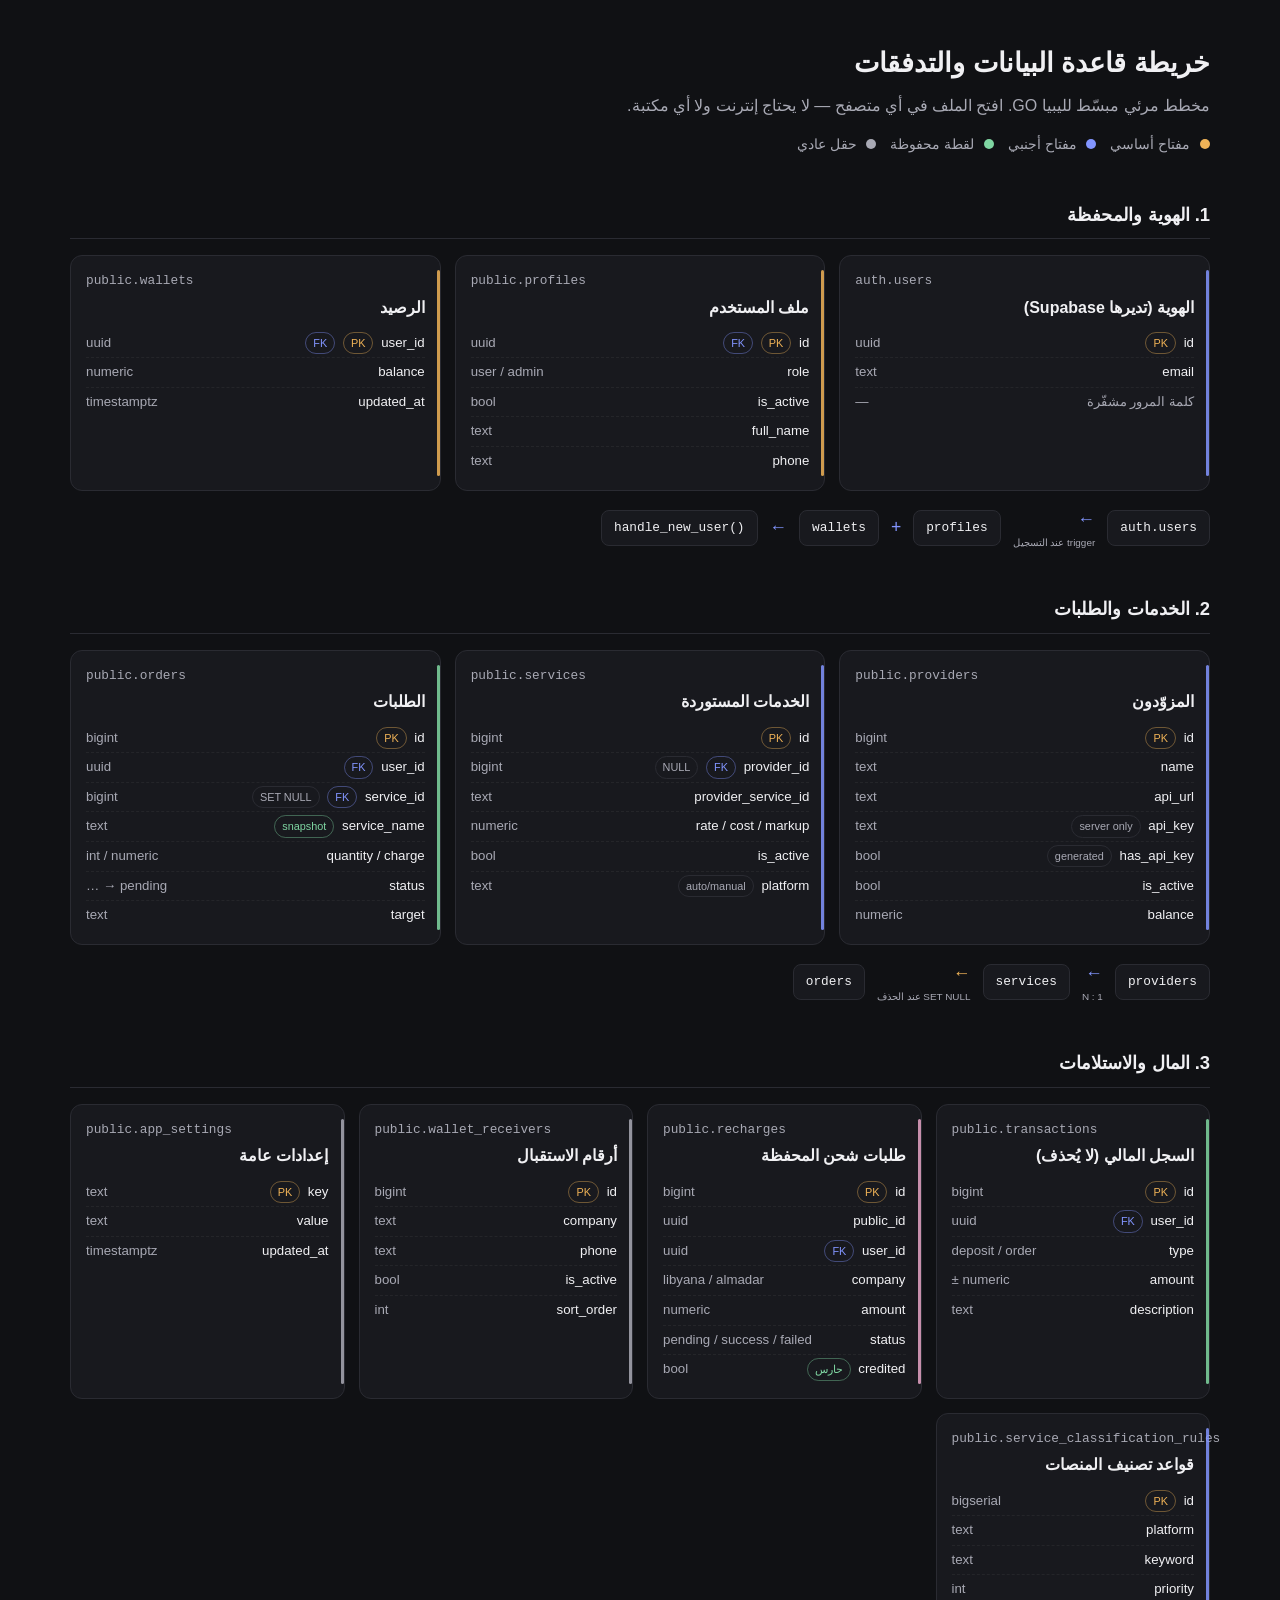
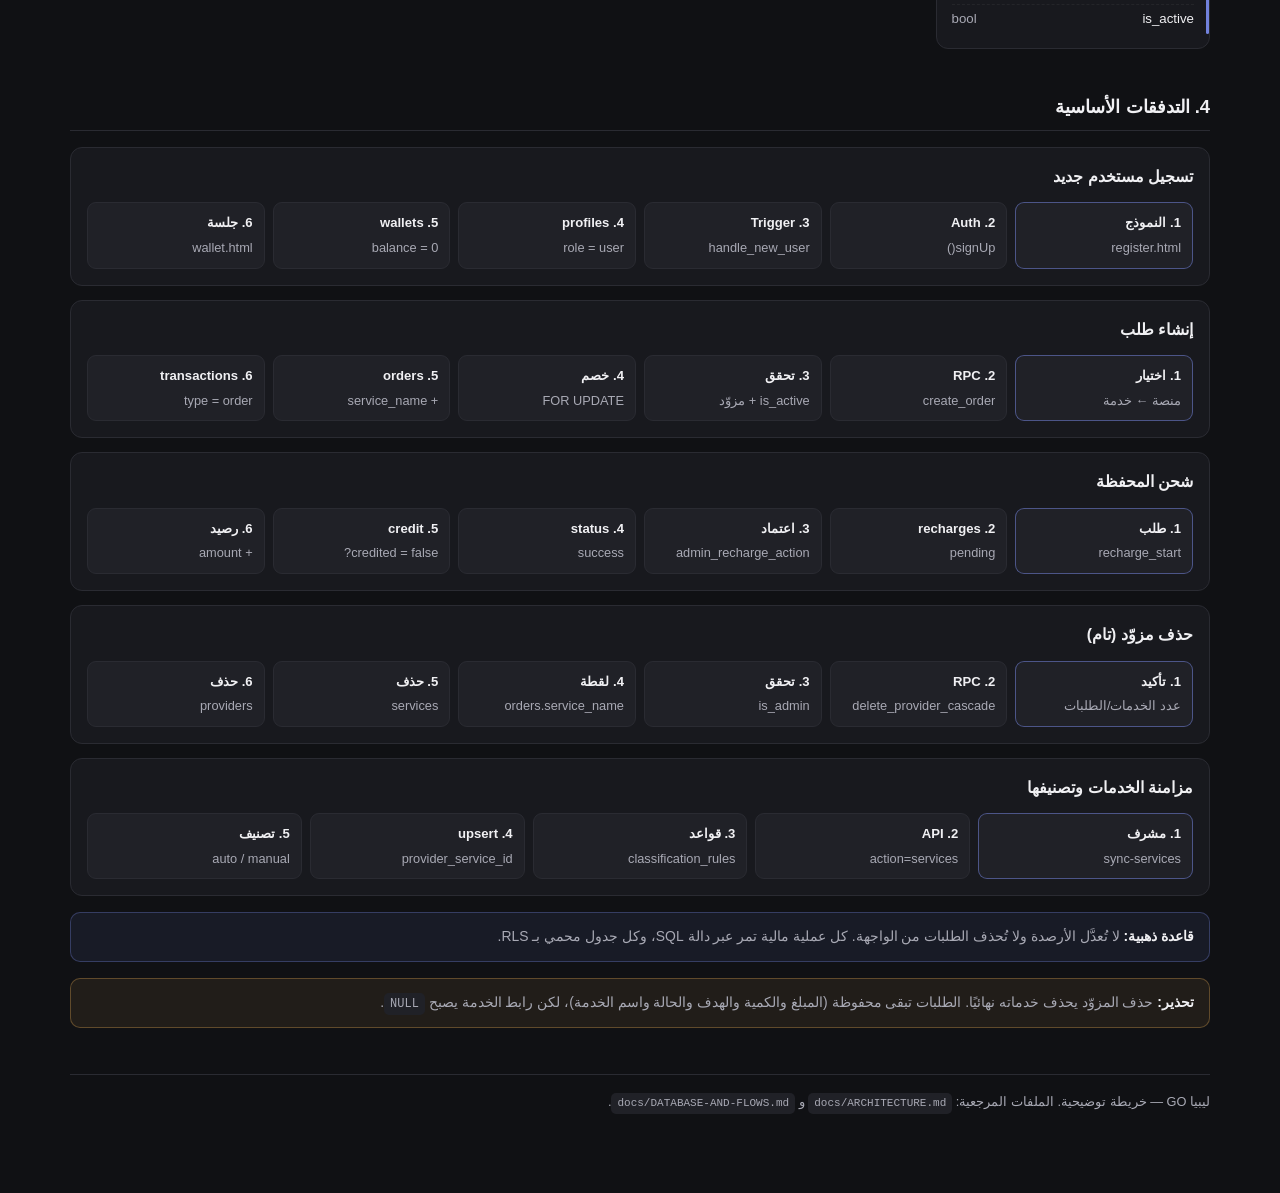
<file: docs/database-map.html>
<!DOCTYPE html>
<html lang="ar" dir="rtl" data-theme="dark">
  <head>
    <meta charset="UTF-8" />
    <meta name="viewport" content="width=device-width, initial-scale=1" />
    <title>خريطة قاعدة البيانات — ليبيا GO</title>
    <style>
      :root {
        --bg: #101114;
        --surface: #18191e;
        --surface-2: #202127;
        --border: #2a2b32;
        --text: #f0f0f3;
        --muted: #a8a9b4;
        --primary: #8295ff;
        --green: #7fd6a2;
        --amber: #f0b357;
        --pink: #e6a4c6;
        --radius: 12px;
      }
      * { box-sizing: border-box; }
      body {
        margin: 0;
        background: var(--bg);
        color: var(--text);
        font-family: "Tajawal", "Segoe UI", Tahoma, sans-serif;
        line-height: 1.7;
      }
      .wrap { max-width: 1180px; margin: 0 auto; padding: 40px 20px 80px; }
      h1 { font-size: 1.7rem; margin: 0 0 6px; }
      h2 {
        font-size: 1.15rem;
        margin: 42px 0 16px;
        padding-bottom: 8px;
        border-bottom: 1px solid var(--border);
      }
      p.lead { color: var(--muted); margin: 0 0 8px; }
      code {
        font-family: ui-monospace, Consolas, monospace;
        background: var(--surface-2);
        padding: 1px 6px;
        border-radius: 5px;
        font-size: 0.86em;
        direction: ltr;
        display: inline-block;
      }

      .legend { display: flex; gap: 14px; flex-wrap: wrap; color: var(--muted); font-size: 0.85rem; margin-top: 14px; }
      .dot { display: inline-block; width: 10px; height: 10px; border-radius: 50%; margin-inline-end: 6px; }

      /* شبكة الكيانات */
      .entity-grid {
        display: grid;
        grid-template-columns: repeat(auto-fit, minmax(255px, 1fr));
        gap: 14px;
      }
      .entity {
        background: var(--surface);
        border: 1px solid var(--border);
        border-radius: var(--radius);
        padding: 14px 15px;
        position: relative;
      }
      .entity::before {
        content: "";
        position: absolute;
        inset-inline-start: 0;
        top: 14px;
        bottom: 14px;
        width: 3px;
        border-radius: 3px;
        background: var(--accent, var(--primary));
        opacity: 0.85;
      }
      .entity__name {
        font-family: ui-monospace, Consolas, monospace;
        font-size: 0.8rem;
        color: var(--muted);
        direction: ltr;
        text-align: left;
      }
      .entity__title { font-weight: 700; font-size: 1rem; margin: 2px 0 8px; }
      .entity ul { margin: 0; padding-inline-start: 0; list-style: none; }
      .entity li {
        font-size: 0.83rem;
        color: var(--muted);
        padding: 3px 0;
        border-bottom: 1px dashed rgba(255,255,255,0.05);
        display: flex;
        justify-content: space-between;
        gap: 8px;
      }
      .entity li:last-child { border-bottom: 0; }
      .entity li b { color: var(--text); font-weight: 500; }

      .tag {
        display: inline-block;
        font-size: 0.68rem;
        padding: 1px 7px;
        border-radius: 999px;
        border: 1px solid var(--border);
        color: var(--muted);
        margin-inline-start: 4px;
      }
      .tag--pk { color: var(--amber); border-color: rgba(240,179,87,0.4); }
      .tag--fk { color: var(--primary); border-color: rgba(130,149,255,0.4); }
      .tag--snap { color: var(--green); border-color: rgba(127,214,162,0.4); }

      /* خط العلاقات */
      .relation {
        display: flex;
        align-items: center;
        gap: 12px;
        flex-wrap: wrap;
        margin: 14px 0;
        font-size: 0.88rem;
        color: var(--muted);
      }
      .chip {
        background: var(--surface);
        border: 1px solid var(--border);
        border-radius: 8px;
        padding: 6px 12px;
        font-family: ui-monospace, Consolas, monospace;
        font-size: 0.8rem;
        direction: ltr;
        color: var(--text);
      }
      .arrow { color: var(--primary); font-size: 1.1rem; }
      .arrow small { display: block; font-size: 0.62rem; color: var(--muted); direction: rtl; }
      .arrow--null { color: var(--amber); }

      /* تدفقات */
      .flow {
        background: var(--surface);
        border: 1px solid var(--border);
        border-radius: var(--radius);
        padding: 16px;
        margin-bottom: 14px;
      }
      .flow h3 { margin: 0 0 12px; font-size: 0.98rem; }
      .steps { display: flex; align-items: stretch; gap: 8px; flex-wrap: wrap; }
      .step {
        flex: 1 1 130px;
        background: var(--surface-2);
        border: 1px solid var(--border);
        border-radius: 9px;
        padding: 9px 11px;
        font-size: 0.8rem;
        min-width: 120px;
      }
      .step b { display: block; color: var(--text); font-size: 0.82rem; margin-bottom: 2px; }
      .step span { color: var(--muted); }
      .step--start { border-color: rgba(130,149,255,0.45); }

      .note {
        background: rgba(130,149,255,0.08);
        border: 1px solid rgba(130,149,255,0.28);
        border-radius: 10px;
        padding: 12px 15px;
        font-size: 0.87rem;
        color: var(--muted);
        margin-top: 16px;
      }
      .note b { color: var(--text); }
      .warn {
        background: rgba(240,179,87,0.08);
        border-color: rgba(240,179,87,0.3);
      }
      footer { margin-top: 46px; color: var(--muted); font-size: 0.8rem; border-top: 1px solid var(--border); padding-top: 16px; }
      @media print {
        body { background: #fff; color: #111; }
        .entity, .flow, .chip, .step { background: #fff; border-color: #ccc; }
        .entity__name, .entity li, .step span, p.lead { color: #444; }
        .note { background: #f4f6ff; }
      }
    </style>
  </head>
  <body>
    <div class="wrap">
      <h1>خريطة قاعدة البيانات والتدفقات</h1>
      <p class="lead">
        مخطط مرئي مبسّط لليبيا GO. افتح الملف في أي متصفح — لا يحتاج إنترنت ولا أي مكتبة.
      </p>

      <div class="legend">
        <span><i class="dot" style="background:#f0b357"></i> مفتاح أساسي</span>
        <span><i class="dot" style="background:#8295ff"></i> مفتاح أجنبي</span>
        <span><i class="dot" style="background:#7fd6a2"></i> لقطة محفوظة</span>
        <span><i class="dot" style="background:#a8a9b4"></i> حقل عادي</span>
      </div>

      <h2>1. الهوية والمحفظة</h2>
      <div class="entity-grid">
        <div class="entity" style="--accent:#8295ff">
          <div class="entity__name">auth.users</div>
          <div class="entity__title">الهوية (تديرها Supabase)</div>
          <ul>
            <li><span><b>id</b> <span class="tag tag--pk">PK</span></span><span>uuid</span></li>
            <li><span><b>email</b></span><span>text</span></li>
            <li><span>كلمة المرور مشفّرة</span><span>—</span></li>
          </ul>
        </div>

        <div class="entity" style="--accent:#f0b357">
          <div class="entity__name">public.profiles</div>
          <div class="entity__title">ملف المستخدم</div>
          <ul>
            <li><span><b>id</b> <span class="tag tag--pk">PK</span> <span class="tag tag--fk">FK</span></span><span>uuid</span></li>
            <li><span><b>role</b></span><span>user / admin</span></li>
            <li><span><b>is_active</b></span><span>bool</span></li>
            <li><span><b>full_name</b></span><span>text</span></li>
            <li><span><b>phone</b></span><span>text</span></li>
          </ul>
        </div>

        <div class="entity" style="--accent:#f0b357">
          <div class="entity__name">public.wallets</div>
          <div class="entity__title">الرصيد</div>
          <ul>
            <li><span><b>user_id</b> <span class="tag tag--pk">PK</span> <span class="tag tag--fk">FK</span></span><span>uuid</span></li>
            <li><span><b>balance</b></span><span>numeric</span></li>
            <li><span><b>updated_at</b></span><span>timestamptz</span></li>
          </ul>
        </div>
      </div>

      <div class="relation">
        <span class="chip">auth.users</span>
        <span class="arrow">←<small>trigger عند التسجيل</small></span>
        <span class="chip">profiles</span>
        <span class="arrow">+</span>
        <span class="chip">wallets</span>
        <span class="arrow">←</span>
        <span class="chip">handle_new_user()</span>
      </div>

      <h2>2. الخدمات والطلبات</h2>
      <div class="entity-grid">
        <div class="entity" style="--accent:#8295ff">
          <div class="entity__name">public.providers</div>
          <div class="entity__title">المزوّدون</div>
          <ul>
            <li><span><b>id</b> <span class="tag tag--pk">PK</span></span><span>bigint</span></li>
            <li><span><b>name</b></span><span>text</span></li>
            <li><span><b>api_url</b></span><span>text</span></li>
            <li><span><b>api_key</b> <span class="tag">server only</span></span><span>text</span></li>
            <li><span><b>has_api_key</b> <span class="tag">generated</span></span><span>bool</span></li>
            <li><span><b>is_active</b></span><span>bool</span></li>
            <li><span><b>balance</b></span><span>numeric</span></li>
          </ul>
        </div>

        <div class="entity" style="--accent:#8295ff">
          <div class="entity__name">public.services</div>
          <div class="entity__title">الخدمات المستوردة</div>
          <ul>
            <li><span><b>id</b> <span class="tag tag--pk">PK</span></span><span>bigint</span></li>
            <li><span><b>provider_id</b> <span class="tag tag--fk">FK</span> <span class="tag">NULL</span></span><span>bigint</span></li>
            <li><span><b>provider_service_id</b></span><span>text</span></li>
            <li><span><b>rate / cost / markup</b></span><span>numeric</span></li>
            <li><span><b>is_active</b></span><span>bool</span></li>
            <li><span><b>platform</b> <span class="tag">auto/manual</span></span><span>text</span></li>
          </ul>
        </div>

        <div class="entity" style="--accent:#7fd6a2">
          <div class="entity__name">public.orders</div>
          <div class="entity__title">الطلبات</div>
          <ul>
            <li><span><b>id</b> <span class="tag tag--pk">PK</span></span><span>bigint</span></li>
            <li><span><b>user_id</b> <span class="tag tag--fk">FK</span></span><span>uuid</span></li>
            <li><span><b>service_id</b> <span class="tag tag--fk">FK</span> <span class="tag">SET NULL</span></span><span>bigint</span></li>
            <li><span><b>service_name</b> <span class="tag tag--snap">snapshot</span></span><span>text</span></li>
            <li><span><b>quantity / charge</b></span><span>int / numeric</span></li>
            <li><span><b>status</b></span><span>pending → …</span></li>
            <li><span><b>target</b></span><span>text</span></li>
          </ul>
        </div>
      </div>

      <div class="relation">
        <span class="chip">providers</span>
        <span class="arrow">←<small>1 : N</small></span>
        <span class="chip">services</span>
        <span class="arrow arrow--null">←<small>SET NULL عند الحذف</small></span>
        <span class="chip">orders</span>
      </div>

      <h2>3. المال والاستلامات</h2>
      <div class="entity-grid">
        <div class="entity" style="--accent:#7fd6a2">
          <div class="entity__name">public.transactions</div>
          <div class="entity__title">السجل المالي (لا يُحذف)</div>
          <ul>
            <li><span><b>id</b> <span class="tag tag--pk">PK</span></span><span>bigint</span></li>
            <li><span><b>user_id</b> <span class="tag tag--fk">FK</span></span><span>uuid</span></li>
            <li><span><b>type</b></span><span>deposit / order</span></li>
            <li><span><b>amount</b></span><span>numeric ±</span></li>
            <li><span><b>description</b></span><span>text</span></li>
          </ul>
        </div>

        <div class="entity" style="--accent:#e6a4c6">
          <div class="entity__name">public.recharges</div>
          <div class="entity__title">طلبات شحن المحفظة</div>
          <ul>
            <li><span><b>id</b> <span class="tag tag--pk">PK</span></span><span>bigint</span></li>
            <li><span><b>public_id</b></span><span>uuid</span></li>
            <li><span><b>user_id</b> <span class="tag tag--fk">FK</span></span><span>uuid</span></li>
            <li><span><b>company</b></span><span>libyana / almadar</span></li>
            <li><span><b>amount</b></span><span>numeric</span></li>
            <li><span><b>status</b></span><span>pending / success / failed</span></li>
            <li><span><b>credited</b> <span class="tag tag--snap">حارس</span></span><span>bool</span></li>
          </ul>
        </div>

        <div class="entity" style="--accent:#a8a9b4">
          <div class="entity__name">public.wallet_receivers</div>
          <div class="entity__title">أرقام الاستقبال</div>
          <ul>
            <li><span><b>id</b> <span class="tag tag--pk">PK</span></span><span>bigint</span></li>
            <li><span><b>company</b></span><span>text</span></li>
            <li><span><b>phone</b></span><span>text</span></li>
            <li><span><b>is_active</b></span><span>bool</span></li>
            <li><span><b>sort_order</b></span><span>int</span></li>
          </ul>
        </div>

        <div class="entity" style="--accent:#a8a9b4">
          <div class="entity__name">public.app_settings</div>
          <div class="entity__title">إعدادات عامة</div>
          <ul>
            <li><span><b>key</b> <span class="tag tag--pk">PK</span></span><span>text</span></li>
            <li><span><b>value</b></span><span>text</span></li>
            <li><span><b>updated_at</b></span><span>timestamptz</span></li>
          </ul>
        </div>

        <div class="entity" style="--accent:#8295ff">
          <div class="entity__name">public.service_classification_rules</div>
          <div class="entity__title">قواعد تصنيف المنصات</div>
          <ul>
            <li><span><b>id</b> <span class="tag tag--pk">PK</span></span><span>bigserial</span></li>
            <li><span><b>platform</b></span><span>text</span></li>
            <li><span><b>keyword</b></span><span>text</span></li>
            <li><span><b>priority</b></span><span>int</span></li>
            <li><span><b>is_active</b></span><span>bool</span></li>
          </ul>
        </div>
      </div>

      <h2>4. التدفقات الأساسية</h2>

      <div class="flow">
        <h3>تسجيل مستخدم جديد</h3>
        <div class="steps">
          <div class="step step--start"><b>1. النموذج</b><span>register.html</span></div>
          <div class="step"><b>2. Auth</b><span>signUp()</span></div>
          <div class="step"><b>3. Trigger</b><span>handle_new_user</span></div>
          <div class="step"><b>4. profiles</b><span>role = user</span></div>
          <div class="step"><b>5. wallets</b><span>balance = 0</span></div>
          <div class="step"><b>6. جلسة</b><span>wallet.html</span></div>
        </div>
      </div>

      <div class="flow">
        <h3>إنشاء طلب</h3>
        <div class="steps">
          <div class="step step--start"><b>1. اختيار</b><span>منصة ← خدمة</span></div>
          <div class="step"><b>2. RPC</b><span>create_order</span></div>
          <div class="step"><b>3. تحقق</b><span>is_active + مزوّد</span></div>
          <div class="step"><b>4. خصم</b><span>FOR UPDATE</span></div>
          <div class="step"><b>5. orders</b><span>+ service_name</span></div>
          <div class="step"><b>6. transactions</b><span>type = order</span></div>
        </div>
      </div>

      <div class="flow">
        <h3>شحن المحفظة</h3>
        <div class="steps">
          <div class="step step--start"><b>1. طلب</b><span>recharge_start</span></div>
          <div class="step"><b>2. recharges</b><span>pending</span></div>
          <div class="step"><b>3. اعتماد</b><span>admin_recharge_action</span></div>
          <div class="step"><b>4. status</b><span>success</span></div>
          <div class="step"><b>5. credit</b><span>credited = false?</span></div>
          <div class="step"><b>6. رصيد</b><span>+ amount</span></div>
        </div>
      </div>

      <div class="flow">
        <h3>حذف مزوّد (تام)</h3>
        <div class="steps">
          <div class="step step--start"><b>1. تأكيد</b><span>عدد الخدمات/الطلبات</span></div>
          <div class="step"><b>2. RPC</b><span>delete_provider_cascade</span></div>
          <div class="step"><b>3. تحقق</b><span>is_admin</span></div>
          <div class="step"><b>4. لقطة</b><span>orders.service_name</span></div>
          <div class="step"><b>5. حذف</b><span>services</span></div>
          <div class="step"><b>6. حذف</b><span>providers</span></div>
        </div>
      </div>

      <div class="flow">
        <h3>مزامنة الخدمات وتصنيفها</h3>
        <div class="steps">
          <div class="step step--start"><b>1. مشرف</b><span>sync-services</span></div>
          <div class="step"><b>2. API</b><span>action=services</span></div>
          <div class="step"><b>3. قواعد</b><span>classification_rules</span></div>
          <div class="step"><b>4. upsert</b><span>provider_service_id</span></div>
          <div class="step"><b>5. تصنيف</b><span>auto / manual</span></div>
        </div>
      </div>

      <div class="note">
        <b>قاعدة ذهبية:</b> لا تُعدَّل الأرصدة ولا تُحذف الطلبات من الواجهة.
        كل عملية مالية تمر عبر دالة SQL، وكل جدول محمي بـ RLS.
      </div>

      <div class="note warn">
        <b>تحذير:</b> حذف المزوّد يحذف خدماته نهائيًا. الطلبات تبقى محفوظة
        (المبلغ والكمية والهدف والحالة واسم الخدمة)، لكن رابط الخدمة يصبح <code>NULL</code>.
      </div>

      <footer>
        ليبيا GO — خريطة توضيحية. الملفات المرجعية:
        <code>docs/ARCHITECTURE.md</code> و <code>docs/DATABASE-AND-FLOWS.md</code>.
      </footer>
    </div>
  </body>
</html>
</file>
<file: css/base.css>
/*
  base.css
  المتغيرات العامة، إعادة الضبط، الخطوط، والأنماط الأساسية.
  يتم تحميل هذا الملف في جميع الصفحات.
*/

/* ============ المتغيرات ============ */
:root {
  /* الألوان الأساسية */
  --color-primary: #1d4ed8;
  --color-primary-600: #1e40af;
  --color-primary-700: #1e3a8a;
  --color-primary-soft: #eff4ff;
  --color-accent: #0ea5a5;
  --color-accent-soft: #e6fbfa;

  /* الحالات */
  --color-success: #16a34a;
  --color-success-soft: #e9f9ef;
  --color-warning: #d97706;
  --color-warning-soft: #fdf3e3;
  --color-danger: #dc2626;
  --color-danger-soft: #fdecec;
  --color-info: #2563eb;
  --color-info-soft: #eaf1ff;

  /* نصوص حالات الشارات والتنبيهات (تُستبدل في السمة الداكنة) */
  --status-success-fg: #14602f;
  --status-warning-fg: #8a5307;
  --status-danger-fg: #9b1c1c;
  --status-info-fg: #1e40af;

  /* الرمادي */
  --color-bg: #f6f8fc;
  --color-surface: #ffffff;
  --color-surface-2: #f1f5fb;
  --color-border: #e3e8f1;
  --color-border-strong: #8b95a8;
  --color-text: #131a2a;
  --color-text-soft: #4a5568;
  --color-text-muted: #616c7e;

  /* الظلال */
  --shadow-sm: 0 1px 2px rgba(19, 26, 42, 0.06);
  --shadow-md: 0 6px 18px rgba(19, 26, 42, 0.08);
  --shadow-lg: 0 18px 45px rgba(19, 26, 42, 0.12);

  /* الحدود */
  --radius-sm: 8px;
  --radius-md: 14px;
  --radius-lg: 20px;
  --radius-pill: 999px;

  /* المسافات */
  --space-1: 0.25rem;
  --space-2: 0.5rem;
  --space-3: 0.75rem;
  --space-4: 1rem;
  --space-5: 1.5rem;
  --space-6: 2rem;
  --space-7: 3rem;
  --space-8: 4rem;

  /* الخطوط */
  --font-sans: "Tajawal", "Segoe UI", "Cairo", system-ui, -apple-system,
    "Helvetica Neue", Arial, sans-serif;
  --font-display: "Cairo", "Tajawal", system-ui, sans-serif;

  /* التخطيط */
  --container: 1140px;
  --header-height: 64px;

  /* الانتقالات */
  --transition-fast: 140ms ease;
  --transition: 220ms ease;
}

/* ============ إعادة الضبط ============ */
*,
*::before,
*::after {
  box-sizing: border-box;
}

html {
  -webkit-text-size-adjust: 100%;
  scroll-behavior: smooth;
}

body {
  margin: 0;
  font-family: var(--font-sans);
  font-size: 1rem;
  line-height: 1.7;
  color: var(--color-text);
  background-color: var(--color-bg);
  min-height: 100vh;
  text-rendering: optimizeLegibility;
  -webkit-font-smoothing: antialiased;
}

h1,
h2,
h3,
h4,
h5,
h6 {
  font-family: var(--font-display);
  line-height: 1.35;
  margin: 0 0 var(--space-3);
  color: var(--color-text);
  font-weight: 700;
}

p {
  margin: 0 0 var(--space-3);
}

a {
  color: var(--color-primary);
  text-decoration: none;
  transition: color var(--transition-fast);
}

a:hover {
  color: var(--color-primary-600);
}

img,
svg {
  max-width: 100%;
  display: block;
}

button,
input,
select,
textarea {
  font: inherit;
  color: inherit;
}

button {
  cursor: pointer;
}

/* يمنع المتصفحات من تجاوز الخاصية hidden عبر أنماط display */
[hidden] {
  display: none !important;
}

::placeholder {
  color: var(--color-text-muted);
  opacity: 1;
}

ul {
  margin: 0;
  padding: 0;
  list-style: none;
}

/* ============ إمكانية الوصول ============ */
:focus-visible {
  outline: 3px solid var(--color-accent);
  outline-offset: 2px;
  border-radius: var(--radius-sm);
}

.visually-hidden {
  position: absolute !important;
  width: 1px;
  height: 1px;
  padding: 0;
  margin: -1px;
  overflow: hidden;
  clip: rect(0, 0, 0, 0);
  white-space: nowrap;
  border: 0;
}

.skip-link {
  position: absolute;
  top: -60px;
  inset-inline-start: var(--space-4);
  z-index: 1200;
  background: var(--color-primary);
  color: #fff;
  padding: var(--space-2) var(--space-4);
  border-radius: var(--radius-sm);
  transition: top var(--transition);
}

.skip-link:focus {
  top: var(--space-3);
  color: #fff;
}

@media (prefers-reduced-motion: reduce) {
  *,
  *::before,
  *::after {
    animation-duration: 0.001ms !important;
    animation-iteration-count: 1 !important;
    transition-duration: 0.001ms !important;
    scroll-behavior: auto !important;
  }
}

/* ============ أدوات مساعدة ============ */
.container {
  width: 100%;
  max-width: var(--container);
  margin-inline: auto;
  padding-inline: var(--space-4);
}

.text-muted {
  color: var(--color-text-muted);
}

.mt-4 {
  margin-top: var(--space-4);
}

.mt-6 {
  margin-top: var(--space-6);
}

.mb-5 {
  margin-bottom: var(--space-5);
}

.text-sm {
  font-size: 0.9rem;
}

.stack > * + * {
  margin-top: var(--space-4);
}

[id] {
  scroll-margin-top: calc(var(--header-height) + var(--space-4));
}

/* كشف العناصر عند التمرير */
[data-reveal] {
  opacity: 0;
  transform: translateY(14px);
  transition: opacity 500ms ease, transform 500ms ease;
}

[data-reveal].is-visible {
  opacity: 1;
  transform: none;
}

@media (prefers-reduced-motion: reduce) {
  [data-reveal] {
    opacity: 1;
    transform: none;
  }
}

/* ============ السمة الداكنة ============ */
html[data-theme="dark"] {
  --color-bg: #101114;
  --color-surface: #18191e;
  --color-surface-2: #202127;
  --color-border: #2a2b32;
  --color-border-strong: #3a3b42;
  --color-text: #f0f0f3;
  --color-text-soft: #c7c8d0;
  --color-text-muted: #9698a4;
  --color-primary: #8295ff;
  --color-primary-600: #6f82f5;
  --color-primary-700: #5f72e6;
  --color-primary-soft: #252b49;
  --color-accent: #8295ff;
  --color-accent-soft: #252b49;

  --color-success-soft: #1f2f24;
  --color-warning-soft: #2f2819;
  --color-danger-soft: #2f1f1f;
  --color-info-soft: #242b49;

  /* درجات مخصّصة للخلفيات الداكنة */
  --color-success: #92d6a6;
  --color-warning: #f0b357;
  --color-danger: #ff8a8a;
  --color-info: #93b4ff;

  --status-success-fg: #92d6a6;
  --status-warning-fg: #f0b357;
  --status-danger-fg: #ff9d9d;
  --status-info-fg: #93b4ff;

  --shadow-sm: 0 1px 2px rgba(0, 0, 0, 0.4);
  --shadow-md: 0 6px 18px rgba(0, 0, 0, 0.45);
  --shadow-lg: 0 18px 45px rgba(0, 0, 0, 0.55);
}

html[data-theme="dark"] .site-header {
  background: rgba(20, 21, 25, 0.9);
}

html[data-theme="dark"] .hero {
  background: linear-gradient(160deg, #18191e 0%, #101114 60%);
}

html[data-theme="dark"] .table thead th {
  color: var(--color-text-soft);
}

html[data-theme="dark"] .btn--google {
  --btn-bg: #222b40;
  --btn-fg: var(--color-text);
}
</file>
<file: css/layout.css>
/*
  layout.css
  الهيكل العام: الهيدر، شريط التنقل، الفوتر، الحاويات، والعرض المتجاوب.
*/

/* ============ الهيدر ============ */
.site-header {
  position: sticky;
  top: 0;
  z-index: 1000;
  background: rgba(20, 21, 25, 0.9);
  backdrop-filter: blur(12px);
  border-bottom: 1px solid var(--color-border);
}

.site-header__inner {
  display: flex;
  align-items: center;
  justify-content: space-between;
  gap: var(--space-4);
  min-height: var(--header-height);
}

/* الشعار */
.brand {
  display: inline-flex;
  align-items: center;
  gap: var(--space-3);
  color: var(--color-text);
  font-family: var(--font-display);
  font-weight: 800;
  font-size: 1.15rem;
  flex-shrink: 0;
}

.brand:hover {
  color: var(--color-primary);
}

.brand__logo {
  width: 38px;
  height: 38px;
}

.brand__name {
  display: flex;
  flex-direction: column;
  line-height: 1.1;
}

.brand__name small {
  font-size: 0.65rem;
  font-weight: 600;
  color: var(--color-text-muted);
  letter-spacing: 0.04em;
}

/* ============ التنقل ============ */
.nav {
  display: flex;
  align-items: center;
  gap: var(--space-2);
}

.nav__links {
  display: flex;
  align-items: center;
  gap: var(--space-1);
}

.nav__link {
  display: block;
  padding: var(--space-2) var(--space-3);
  border-radius: var(--radius-sm);
  color: var(--color-text-soft);
  font-weight: 600;
  font-size: 0.95rem;
  transition: background-color var(--transition-fast),
    color var(--transition-fast);
}

.nav__link:hover {
  background: var(--color-surface-2);
  color: var(--color-primary);
}

.nav__link[aria-current="page"] {
  color: var(--color-primary);
  background: var(--color-primary-soft);
}

.nav__actions {
  display: flex;
  align-items: center;
  gap: var(--space-2);
}

/* زر قائمة الهاتف */
.nav-toggle {
  display: none;
  width: 44px;
  height: 44px;
  align-items: center;
  justify-content: center;
  background: transparent;
  border: 1px solid var(--color-border);
  border-radius: var(--radius-sm);
  color: var(--color-text);
}

.nav-toggle:hover {
  background: var(--color-surface-2);
}

.nav-toggle__bars,
.nav-toggle__bars::before,
.nav-toggle__bars::after {
  content: "";
  display: block;
  width: 20px;
  height: 2px;
  border-radius: 2px;
  background: currentColor;
  transition: transform var(--transition), opacity var(--transition);
}

.nav-toggle__bars::before {
  transform: translateY(-6px);
}

.nav-toggle__bars::after {
  transform: translateY(4px);
}

.nav-toggle[aria-expanded="true"] .nav-toggle__bars {
  background: transparent;
}

.nav-toggle[aria-expanded="true"] .nav-toggle__bars::before {
  transform: translateY(0) rotate(45deg);
}

.nav-toggle[aria-expanded="true"] .nav-toggle__bars::after {
  transform: translateY(-2px) rotate(-45deg);
}

/* ============ الفوتر ============ */
.site-footer {
  margin-top: var(--space-6);
  background: var(--color-surface);
  border-top: 1px solid var(--color-border);
  color: var(--color-text-soft);
  padding-top: var(--space-6);
}

.site-footer a {
  color: var(--color-text-soft);
}

.site-footer a:hover {
  color: var(--color-text);
}

.footer__grid {
  display: grid;
  gap: var(--space-6);
  padding-bottom: var(--space-6);
}

.footer__brand .brand {
  color: var(--color-text);
}

.footer__brand p {
  color: var(--color-text-muted);
  max-width: 34ch;
  font-size: 0.92rem;
}

.footer__col h2 {
  color: var(--color-text);
  font-size: 0.98rem;
  margin-bottom: var(--space-3);
}

.footer__col li + li {
  margin-top: var(--space-2);
}

.footer__col a {
  font-size: 0.92rem;
}

.footer__bottom {
  border-top: 1px solid var(--color-border);
  padding: var(--space-4) 0;
  display: flex;
  flex-wrap: wrap;
  gap: var(--space-3);
  align-items: center;
  justify-content: space-between;
  font-size: 0.85rem;
  color: var(--color-text-muted);
}

.footer__badges {
  display: flex;
  flex-wrap: wrap;
  gap: var(--space-2);
}

.footer__credit {
  color: var(--color-text-soft);
  font-weight: 600;
}

/* ============ التخطيط العام ============ */
.page {
  padding-block: var(--space-6) var(--space-7);
}

.page-head {
  margin-bottom: var(--space-6);
}

.page-head h1 {
  font-size: clamp(1.5rem, 4vw, 2rem);
  margin-bottom: var(--space-2);
}

.page-head p {
  color: var(--color-text-muted);
  margin-bottom: 0;
}

/* شبكة موحّدة */
.grid {
  display: grid;
  gap: var(--space-4);
}

/* ============ الاستجابة ============ */
@media (min-width: 640px) {
  .footer__grid {
    grid-template-columns: 1.4fr 1fr 1fr;
  }
}

@media (min-width: 900px) {
  .container {
    padding-inline: var(--space-5);
  }

  .footer__grid {
    grid-template-columns: 1.6fr 1fr 1fr;
  }
}

@media (max-width: 640px) {
  .site-footer {
    margin-top: var(--space-5);
  }
}

/* قائمة الهاتف */
@media (max-width: 860px) {
  .nav-toggle {
    display: inline-flex;
  }

  .nav {
    position: fixed;
    inset: var(--header-height) 0 auto 0;
    flex-direction: column;
    align-items: stretch;
    gap: 0;
    background: var(--color-surface);
    border-bottom: 1px solid var(--color-border);
    box-shadow: var(--shadow-md);
    padding: var(--space-3);
    transform: translateY(-12px);
    opacity: 0;
    visibility: hidden;
    transition: opacity var(--transition), transform var(--transition),
      visibility var(--transition);
    max-height: calc(100vh - var(--header-height));
    overflow-y: auto;
  }

  .nav.is-open {
    opacity: 1;
    visibility: visible;
    transform: translateY(0);
  }

  .nav__links {
    flex-direction: column;
    align-items: stretch;
    gap: var(--space-1);
  }

  .nav__link {
    padding: var(--space-3);
  }

  .nav__actions {
    flex-direction: column;
    align-items: stretch;
    margin-top: var(--space-3);
    padding-top: var(--space-3);
    border-top: 1px solid var(--color-border);
    gap: var(--space-3);
  }

  .nav__actions .btn {
    width: 100%;
  }

  /* أهداف لمس أكبر لروابط الفوتر على الهواتف */
  .footer__col li + li {
    margin-top: 0;
  }

  .footer__col a {
    display: inline-block;
    padding-block: var(--space-2);
  }
}
</file>
<file: css/components.css>
/*
  components.css
  المكوّنات القابلة لإعادة الاستخدام: الأزرار، البطاقات، الحقول، التنبيهات،
  الشارات، الجداول، والحمّالات.
*/

/* ============ الأزرار ============ */
.btn {
  --btn-bg: var(--color-primary);
  --btn-fg: #fff;
  --btn-border: transparent;
  display: inline-flex;
  align-items: center;
  justify-content: center;
  gap: var(--space-2);
  padding: 0.7rem 1.2rem;
  min-height: 44px;
  border: 1px solid var(--btn-border);
  border-radius: var(--radius-sm);
  background: var(--btn-bg);
  color: var(--btn-fg);
  font-weight: 700;
  font-size: 0.95rem;
  text-decoration: none;
  line-height: 1;
  transition: transform var(--transition-fast),
    background-color var(--transition-fast), box-shadow var(--transition-fast),
    color var(--transition-fast), border-color var(--transition-fast);
  white-space: nowrap;
}

.btn:hover {
  color: var(--btn-fg);
  filter: brightness(1.05);
}

.btn:active {
  transform: translateY(1px);
}

.btn--primary {
  --btn-bg: var(--color-primary);
  --btn-fg: #10121b;
  box-shadow: none;
}

.btn--accent {
  --btn-bg: var(--color-accent);
  box-shadow: 0 6px 16px rgba(14, 165, 165, 0.22);
}

.btn--outline {
  --btn-bg: transparent;
  --btn-fg: var(--color-primary);
  --btn-border: var(--color-border-strong);
}

.btn--outline:hover {
  --btn-bg: var(--color-primary-soft);
  filter: none;
}

.btn--ghost {
  --btn-bg: transparent;
  --btn-fg: var(--color-text-soft);
  --btn-border: transparent;
}

.btn--ghost:hover {
  --btn-bg: var(--color-surface-2);
  filter: none;
}

.btn--block {
  width: 100%;
}

.btn--sm {
  padding: 0.5rem 0.9rem;
  min-height: 38px;
  font-size: 0.88rem;
}

.btn--lg {
  padding: 0.9rem 1.6rem;
  min-height: 52px;
  font-size: 1rem;
}

.btn[disabled],
.btn.is-loading {
  opacity: 0.65;
  pointer-events: none;
}

/* حالة التحميل */
.btn.is-loading::before {
  content: "";
  width: 16px;
  height: 16px;
  border-radius: 50%;
  border: 2px solid currentColor;
  border-top-color: transparent;
  animation: spin 0.7s linear infinite;
}

@keyframes spin {
  to {
    transform: rotate(360deg);
  }
}

/* زر جوجل */
.btn--google {
  --btn-bg: #fff;
  --btn-fg: var(--color-text);
  --btn-border: var(--color-border-strong);
}

.btn--google:hover {
  --btn-bg: var(--color-surface-2);
  filter: none;
}

.btn--google svg {
  width: 18px;
  height: 18px;
}

/* ============ البطاقات ============ */
.card {
  background: var(--color-surface);
  border: 1px solid var(--color-border);
  border-radius: var(--radius-md);
  box-shadow: var(--shadow-sm);
  padding: var(--space-5);
}

.card--padless {
  padding: 0;
}

/* عند إلغاء الحشو، يُضاف الحشو لرأس البطاقة فقط */
.card--padless .card__head {
  padding: var(--space-5) var(--space-5) 0;
}

.card--padless .table-wrap {
  border: 0;
  border-radius: 0;
}

.card--padless .badge-list {
  padding: var(--space-5);
}

.card__head {
  display: flex;
  align-items: center;
  justify-content: space-between;
  gap: var(--space-3);
  flex-wrap: wrap;
  margin-bottom: var(--space-4);
}

.card__head h2,
.card__head h3 {
  margin: 0;
  font-size: 1.15rem;
}

.card__title {
  display: flex;
  align-items: center;
  gap: var(--space-2);
}

/* أيقونة داخل بطاقة */
.icon-badge {
  display: inline-flex;
  align-items: center;
  justify-content: center;
  width: 46px;
  height: 46px;
  border-radius: var(--radius-sm);
  background: var(--color-primary-soft);
  color: var(--color-primary);
  flex-shrink: 0;
}

.icon-badge svg {
  width: 24px;
  height: 24px;
}

.icon-badge--accent {
  background: var(--color-accent-soft);
  color: var(--color-accent);
}

/* ============ النماذج ============ */
.form {
  display: grid;
  gap: var(--space-4);
}

.field {
  display: grid;
  gap: var(--space-2);
}

.field__label {
  font-weight: 600;
  font-size: 0.92rem;
}

.field__hint {
  font-size: 0.82rem;
  color: var(--color-text-muted);
  margin: 0;
}

.input,
.select,
.textarea {
  width: 100%;
  padding: 0.7rem 0.9rem;
  min-height: 46px;
  background: var(--color-surface);
  border: 1px solid var(--color-border-strong);
  border-radius: var(--radius-sm);
  transition: border-color var(--transition-fast),
    box-shadow var(--transition-fast);
}

.input:focus,
.select:focus,
.textarea:focus {
  border-color: var(--color-primary);
  box-shadow: 0 0 0 3px rgba(29, 78, 216, 0.15);
  outline: none;
}

.input[aria-invalid="true"],
.select[aria-invalid="true"] {
  border-color: var(--color-danger);
}

.field__error {
  color: var(--color-danger);
  font-size: 0.82rem;
  margin: 0;
  min-height: 1em;
}

/* مربّع اختيار */
.checkbox {
  display: inline-flex;
  align-items: center;
  gap: var(--space-2);
  font-size: 0.9rem;
  color: var(--color-text-soft);
  cursor: pointer;
}

.checkbox input {
  width: 18px;
  height: 18px;
  accent-color: var(--color-primary);
  cursor: pointer;
  flex-shrink: 0;
}

/* مفتاح تبديل */
.switch {
  display: inline-flex;
  align-items: center;
  gap: var(--space-3);
  cursor: pointer;
}

.switch input {
  position: absolute;
  opacity: 0;
  width: 0;
  height: 0;
}

.switch__track {
  position: relative;
  width: 46px;
  height: 26px;
  border-radius: var(--radius-pill);
  background: var(--color-border-strong);
  transition: background var(--transition-fast);
  flex-shrink: 0;
}

.switch__track::after {
  content: "";
  position: absolute;
  top: 3px;
  inset-inline-start: 3px;
  width: 20px;
  height: 20px;
  background: #fff;
  border-radius: 50%;
  box-shadow: var(--shadow-sm);
  transition: transform var(--transition-fast);
}

.switch input:checked + .switch__track {
  background: var(--color-primary);
}

.switch input:checked + .switch__track::after {
  transform: translateX(-20px);
}

.switch input:focus-visible + .switch__track {
  outline: 3px solid var(--color-accent);
  outline-offset: 2px;
}

/* مجموعة أزرار (Radio) */
.choice-group {
  display: grid;
  gap: var(--space-3);
  grid-template-columns: repeat(auto-fit, minmax(150px, 1fr));
}

.choice {
  position: relative;
  display: flex;
  align-items: center;
  gap: var(--space-3);
  padding: var(--space-4);
  border: 1.5px solid var(--color-border-strong);
  border-radius: var(--radius-md);
  cursor: pointer;
  background: var(--color-surface);
  transition: border-color var(--transition-fast),
    background-color var(--transition-fast);
}

.choice input {
  position: absolute;
  opacity: 0;
}

.choice__mark {
  width: 20px;
  height: 20px;
  border-radius: 50%;
  border: 2px solid var(--color-border-strong);
  flex-shrink: 0;
  display: inline-flex;
  align-items: center;
  justify-content: center;
}

.choice__mark::after {
  content: "";
  width: 10px;
  height: 10px;
  border-radius: 50%;
  background: var(--color-primary);
  transform: scale(0);
  transition: transform var(--transition-fast);
}

.choice:has(input:checked) {
  border-color: var(--color-primary);
  background: var(--color-primary-soft);
}

.choice:has(input:checked) .choice__mark {
  border-color: var(--color-primary);
}

.choice:has(input:checked) .choice__mark::after {
  transform: scale(1);
}

.choice:has(input:focus-visible) {
  outline: 3px solid var(--color-accent);
  outline-offset: 2px;
}

.choice__text strong {
  display: block;
  font-weight: 700;
}

.choice__text span {
  font-size: 0.82rem;
  color: var(--color-text-muted);
}

/* ============ التنبيهات ============ */
.alert {
  display: flex;
  align-items: flex-start;
  gap: var(--space-3);
  padding: var(--space-3) var(--space-4);
  border-radius: var(--radius-sm);
  border: 1px solid transparent;
  font-size: 0.92rem;
}

.alert svg {
  width: 20px;
  height: 20px;
  flex-shrink: 0;
  margin-top: 2px;
}

.alert--success {
  background: var(--color-success-soft);
  border-color: color-mix(in srgb, var(--color-success) 38%, transparent);
  color: var(--status-success-fg);
}

.alert--danger {
  background: var(--color-danger-soft);
  border-color: color-mix(in srgb, var(--color-danger) 38%, transparent);
  color: var(--status-danger-fg);
}

.alert--warning {
  background: var(--color-warning-soft);
  border-color: color-mix(in srgb, var(--color-warning) 40%, transparent);
  color: var(--status-warning-fg);
}

.alert--info {
  background: var(--color-info-soft);
  border-color: color-mix(in srgb, var(--color-info) 38%, transparent);
  color: var(--status-info-fg);
}

.alert__title {
  font-weight: 700;
  margin: 0 0 2px;
}

.alert p {
  margin: 0;
}

/* ============ الشارات ============ */
.badge {
  display: inline-flex;
  align-items: center;
  gap: var(--space-1);
  padding: 0.2rem 0.65rem;
  border-radius: var(--radius-pill);
  font-size: 0.78rem;
  font-weight: 700;
  line-height: 1.6;
  white-space: nowrap;
}

.badge--pending {
  background: var(--color-info-soft);
  color: var(--status-info-fg);
}

.badge--success {
  background: var(--color-success-soft);
  color: var(--status-success-fg);
}

.badge--failed {
  background: var(--color-danger-soft);
  color: var(--status-danger-fg);
}

.badge--review,
.badge--warning {
  background: var(--color-warning-soft);
  color: var(--status-warning-fg);
}

.badge--muted {
  background: var(--color-surface-2);
  color: var(--color-text-soft);
}

/* قائمة شارات مع شرح مختصر */
.badge-list {
  display: grid;
  gap: var(--space-4);
  font-size: 0.9rem;
}

.badge-list li p {
  margin: var(--space-2) 0 0;
  color: var(--color-text-muted);
  font-size: 0.85rem;
}

/* ============ الجداول ============ */
.table-wrap {
  overflow-x: auto;
  border: 1px solid var(--color-border);
  border-radius: var(--radius-md);
  background: var(--color-surface);
}

.table {
  width: 100%;
  border-collapse: collapse;
  min-width: 560px;
  font-size: 0.92rem;
}

.table caption {
  text-align: start;
  padding: var(--space-3) var(--space-4);
  font-weight: 700;
  color: var(--color-text-soft);
}

.table th,
.table td {
  padding: var(--space-3) var(--space-4);
  text-align: start;
  border-bottom: 1px solid var(--color-border);
  white-space: nowrap;
}

.table thead th {
  background: var(--color-surface-2);
  font-size: 0.82rem;
  color: var(--color-text-soft);
}

.table tbody tr:last-child td {
  border-bottom: 0;
}

.table tbody tr {
  transition: background var(--transition-fast);
}

.table tbody tr:hover {
  background: var(--color-surface-2);
}

/* ============ حالات فارغة ============ */
.empty-state {
  display: grid;
  justify-items: center;
  gap: var(--space-2);
  text-align: center;
  padding: var(--space-6) var(--space-4);
  color: var(--color-text-muted);
  background: var(--color-surface);
  border: 1px dashed var(--color-border);
  border-radius: var(--radius-lg);
}

.empty-state p {
  margin: 0;
  max-width: 42ch;
  font-size: 0.92rem;
}

.empty-state svg {
  width: 40px;
  height: 40px;
  color: var(--color-border-strong);
}

/* ============ تنبيه أولي ============ */
.demo-note {
  display: flex;
  gap: var(--space-2);
  align-items: flex-start;
  font-size: 0.82rem;
  color: var(--status-warning-fg);
  background: var(--color-warning-soft);
  border: 1px dashed color-mix(in srgb, var(--status-warning-fg) 45%, transparent);
  border-radius: var(--radius-sm);
  padding: var(--space-2) var(--space-3);
}

.demo-note svg {
  width: 16px;
  height: 16px;
  flex-shrink: 0;
  margin-top: 3px;
}

/* ============ أدوات مشتركة ============ */
/* يخفي الأيقونة إن لم يُحقن بعد (تعطّل JS أو تأخّر التحميل) */
.icon-badge:empty {
  display: none;
}

/* تصفير حقول fieldset و legend */
.fieldset-reset {
  border: 0;
  padding: 0;
  margin: 0;
}

.fieldset-reset legend {
  padding: 0;
  margin-bottom: var(--space-3);
}

/* خط أفقي بسيط */
.hr {
  border: 0;
  border-top: 1px solid var(--color-border);
  margin: var(--space-5) 0;
}

/* ملاحظة تظهر على الشاشات الصغيرة فقط */
.table-hint {
  display: block;
  font-size: 0.8rem;
  color: var(--color-text-muted);
  padding: var(--space-3) var(--space-4) 0;
}

@media (min-width: 720px) {
  .table-hint {
    display: none;
  }
}

/* جدول يتحوّل إلى بطاقات على الشاشات الصغيرة */
@media (max-width: 720px) {
  .table--stack {
    min-width: 0;
  }

  .table--stack thead {
    display: none;
  }

  .table--stack tbody tr {
    display: block;
    padding: var(--space-3) 0;
  }

  .table--stack tbody tr + tr {
    border-top: 1px solid var(--color-border);
  }

  .table--stack tbody tr:hover {
    background: transparent;
  }

  .table--stack td {
    display: flex;
    align-items: center;
    justify-content: space-between;
    gap: var(--space-3);
    padding: var(--space-2) var(--space-4);
    border-bottom: 0;
    text-align: start;
    white-space: normal;
  }

  .table--stack td:not([data-label]) {
    display: block;
  }

  .table--stack td::before {
    content: attr(data-label);
    flex-shrink: 0;
    font-size: 0.82rem;
    font-weight: 600;
    color: var(--color-text-muted);
  }

  .table--stack td:not([data-label])::before {
    content: none;
  }
}

/* ============ التنبيهات المنبثقة (Toast) ============ */
.toast-region {
  position: fixed;
  inset-block-end: var(--space-4);
  inset-inline: 0;
  z-index: 2000;
  display: flex;
  flex-direction: column;
  align-items: center;
  gap: var(--space-2);
  padding-inline: var(--space-4);
  pointer-events: none;
}

.toast {
  pointer-events: auto;
  display: flex;
  align-items: flex-start;
  gap: var(--space-3);
  width: 100%;
  max-width: 420px;
  background: var(--color-surface);
  border: 1px solid var(--color-border);
  border-inline-start: 4px solid var(--color-info);
  border-radius: var(--radius-sm);
  box-shadow: var(--shadow-lg);
  padding: var(--space-3) var(--space-4);
  font-size: 0.9rem;
  animation: toast-in var(--transition);
}

.toast--success {
  border-inline-start-color: var(--color-success);
}

.toast--danger {
  border-inline-start-color: var(--color-danger);
}

.toast--warning {
  border-inline-start-color: var(--color-warning);
}

.toast svg {
  width: 20px;
  height: 20px;
  flex-shrink: 0;
  margin-top: 2px;
}

.toast__icon--success {
  color: var(--color-success);
}

.toast__icon--danger {
  color: var(--color-danger);
}

.toast__icon--warning {
  color: var(--color-warning);
}

.toast__icon--info {
  color: var(--color-info);
}

.toast__body {
  flex: 1;
}

.toast__title {
  font-weight: 700;
  margin: 0 0 2px;
}

.toast__msg {
  margin: 0;
  color: var(--color-text-soft);
  font-size: 0.85rem;
}

.toast__close {
  background: transparent;
  border: 0;
  color: var(--color-text-muted);
  width: 26px;
  height: 26px;
  border-radius: var(--radius-sm);
  display: inline-flex;
  align-items: center;
  justify-content: center;
}

.toast__close:hover {
  background: var(--color-surface-2);
  color: var(--color-text);
}

.toast.is-leaving {
  animation: toast-out var(--transition) forwards;
}

@keyframes toast-in {
  from {
    opacity: 0;
    transform: translateY(12px);
  }
}

@keyframes toast-out {
  to {
    opacity: 0;
    transform: translateY(12px);
  }
}
</file>
<file: css/pages.css>
/*
  pages.css
  أنماط خاصة بالصفحات: الرئيسية، الدخول/التسجيل، المحفظة، الإعدادات.
*/

/* ============================================================
   الصفحة الرئيسية
   ============================================================ */
.hero {
  position: relative;
  overflow: hidden;
  background: linear-gradient(160deg, #f0f5ff 0%, #f6f8fc 55%);
  border-bottom: 1px solid var(--color-border);
}

.hero::before {
  content: "";
  position: absolute;
  inset-inline-start: -120px;
  top: -120px;
  width: 320px;
  height: 320px;
  border-radius: 50%;
  background: radial-gradient(circle, rgba(14, 165, 165, 0.18), transparent 70%);
  pointer-events: none;
}

.hero__inner {
  display: grid;
  gap: var(--space-6);
  align-items: center;
  padding-block: var(--space-7);
}

.hero__eyebrow {
  display: inline-flex;
  align-items: center;
  gap: var(--space-2);
  background: var(--color-surface);
  border: 1px solid var(--color-border);
  border-radius: var(--radius-pill);
  padding: var(--space-1) var(--space-3);
  font-size: 0.82rem;
  font-weight: 600;
  color: var(--color-text-soft);
  box-shadow: var(--shadow-sm);
  width: fit-content;
}

.hero__eyebrow .dot {
  width: 8px;
  height: 8px;
  border-radius: 50%;
  background: var(--color-accent);
}

.hero h1 {
  font-size: clamp(1.9rem, 6vw, 3rem);
  margin-top: var(--space-4);
}

.hero h1 .highlight {
  color: var(--color-primary);
  position: relative;
}

.hero__lead {
  font-size: clamp(1rem, 2.5vw, 1.15rem);
  color: var(--color-text-soft);
  max-width: 52ch;
}

.hero__actions {
  display: flex;
  flex-wrap: wrap;
  gap: var(--space-3);
  margin-top: var(--space-5);
}

.hero__stats {
  display: flex;
  flex-wrap: wrap;
  gap: var(--space-5);
  margin-top: var(--space-6);
}

.stat__value {
  display: block;
  font-family: var(--font-display);
  font-size: 1.5rem;
  font-weight: 800;
  color: var(--color-text);
}

.stat__label {
  display: block;
  font-size: 0.82rem;
  color: var(--color-text-muted);
}

/* بطاقة عرض الخدمات في الهيرو */
.hero__panel {
  background: var(--color-surface);
  border: 1px solid var(--color-border);
  border-radius: var(--radius-lg);
  box-shadow: var(--shadow-lg);
  padding: var(--space-5);
}

.hero__panel h2 {
  font-size: 1rem;
  color: var(--color-text-soft);
  margin-bottom: var(--space-4);
}

.platform-list {
  display: grid;
  gap: var(--space-3);
}

.platform-row {
  display: flex;
  align-items: center;
  gap: var(--space-3);
  padding: var(--space-3);
  border-radius: var(--radius-sm);
  background: var(--color-surface-2);
}

.platform-row .icon-badge {
  width: 38px;
  height: 38px;
}

.platform-row .icon-badge svg {
  width: 20px;
  height: 20px;
}

.platform-row__meta {
  flex: 1;
  min-width: 0;
}

.platform-row__meta strong {
  display: block;
  font-size: 0.92rem;
}

.platform-row__meta span {
  font-size: 0.78rem;
  color: var(--color-text-muted);
}

/* ============ الأقسام العامة ============ */
.section {
  padding-block: var(--space-7);
}

/* ملخّص الرصيد في الصفحة الرئيسية */
.balance-summary {
  display: flex;
  align-items: center;
  justify-content: space-between;
  flex-wrap: wrap;
  gap: var(--space-4);
  margin-bottom: var(--space-5);
  padding: var(--space-4) var(--space-5);
  background: var(--color-surface);
  background: linear-gradient(
    135deg,
    color-mix(in srgb, var(--color-primary) 14%, var(--color-surface)),
    var(--color-surface)
  );
  border: 1px solid var(--color-border);
  border-radius: var(--radius-md);
}

.balance-summary__label {
  display: block;
  font-size: 0.82rem;
  color: var(--color-text-muted);
  margin-bottom: 2px;
}

.balance-summary__value {
  display: block;
  font-family: var(--font-display);
  font-size: 1.55rem;
  font-weight: 800;
  line-height: 1.2;
}

/* قسم بخلفية مختلفة عن الخلفية الرئيسية */
.section--alt {
  background: var(--color-surface-2);
}

.section__head {
  max-width: 60ch;
  margin: 0 auto var(--space-6);
  text-align: center;
}

.section__head h2 {
  font-size: clamp(1.5rem, 4vw, 2rem);
}

.section__head p {
  color: var(--color-text-muted);
  margin-bottom: 0;
}

.feature-grid {
  display: grid;
  gap: var(--space-4);
  grid-template-columns: 1fr;
}

.feature h3 {
  font-size: 1.05rem;
  margin-bottom: var(--space-2);
}

.feature p {
  margin-bottom: 0;
  color: var(--color-text-soft);
  font-size: 0.92rem;
}

/* خطوات العمل */
.steps {
  display: grid;
  gap: var(--space-4);
  counter-reset: step;
}

.step {
  position: relative;
  padding-inline-start: 60px;
}

.step::before {
  counter-increment: step;
  content: counter(step);
  position: absolute;
  inset-inline-start: 0;
  top: 0;
  width: 40px;
  height: 40px;
  border-radius: 50%;
  background: var(--color-primary);
  color: #fff;
  display: flex;
  align-items: center;
  justify-content: center;
  font-weight: 800;
  font-family: var(--font-display);
}

.step h3 {
  font-size: 1rem;
  margin-bottom: var(--space-1);
}

.step p {
  margin: 0;
  color: var(--color-text-soft);
  font-size: 0.9rem;
}

/* نداء الإجراء */
.cta-band {
  background: linear-gradient(135deg, var(--color-primary-700), var(--color-primary));
  border-radius: var(--radius-lg);
  padding: var(--space-6);
  color: #fff;
  display: grid;
  gap: var(--space-4);
  align-items: center;
  text-align: center;
}

.cta-band h2 {
  color: #fff;
  margin: 0;
}

.cta-band p {
  color: #cfd9f5;
  margin: 0;
}

.cta-band .hero__actions {
  justify-content: center;
  margin-top: 0;
}

.cta-band .btn--outline {
  --btn-fg: #fff;
  --btn-border: rgba(255, 255, 255, 0.5);
}

.cta-band .btn--outline:hover {
  --btn-bg: rgba(255, 255, 255, 0.12);
}

/* ============================================================
   صفحات المصادقة (الدخول/التسجيل)
   ============================================================ */
.auth {
  min-height: 100vh;
  display: grid;
  align-items: center;
  padding-block: var(--space-6);
}

.auth__wrap {
  max-width: 460px;
  margin-inline: auto;
  width: 100%;
}

.auth__logo {
  display: flex;
  justify-content: center;
  margin-bottom: var(--space-5);
}

.auth__card {
  background: var(--color-surface);
  border: 1px solid var(--color-border);
  border-radius: var(--radius-lg);
  box-shadow: var(--shadow-md);
  padding: var(--space-6);
}

.auth__head {
  text-align: center;
  margin-bottom: var(--space-5);
}

.auth__head h1 {
  font-size: 1.5rem;
  margin-bottom: var(--space-2);
}

.auth__head p {
  color: var(--color-text-muted);
  margin: 0;
  font-size: 0.92rem;
}

.auth__foot {
  text-align: center;
  margin-top: var(--space-5);
  padding-top: var(--space-5);
  border-top: 1px solid var(--color-border);
  font-size: 0.92rem;
  color: var(--color-text-soft);
}

.auth__divider {
  text-align: center;
  margin: var(--space-5) 0;
  font-size: 0.85rem;
  color: var(--color-text-muted);
}

.auth__back {
  display: block;
  text-align: center;
  margin-top: var(--space-5);
  font-size: 0.88rem;
  color: var(--color-text-muted);
}

/* ============================================================
   المحفظة
   ============================================================ */
.balance-card {
  background: linear-gradient(135deg, #1c1d23 0%, #191a1f 60%, #1e2236 100%);
  background:
    radial-gradient(
      120% 150% at 100% 0%,
      color-mix(in srgb, var(--color-primary) 26%, transparent) 0%,
      transparent 58%
    ),
    linear-gradient(135deg, #1c1d23 0%, #191a1f 60%, #1e2236 100%);
  border: 1px solid var(--color-border);
  border: 1px solid
    color-mix(in srgb, var(--color-primary) 24%, var(--color-border));
  color: #fff;
  border-radius: var(--radius-lg);
  padding: var(--space-5) var(--space-6);
  position: relative;
  overflow: hidden;
  box-shadow: var(--shadow-md);
}

.balance-card::after {
  content: "";
  position: absolute;
  inset-inline-end: -60px;
  bottom: -90px;
  width: 200px;
  height: 200px;
  border-radius: 50%;
  background: rgba(130, 149, 255, 0.12);
  background: color-mix(in srgb, var(--color-primary) 12%, transparent);
}

.balance-card__label {
  display: flex;
  align-items: center;
  gap: var(--space-2);
  font-size: 0.9rem;
  color: #b9bccb;
  margin-bottom: var(--space-2);
}

.balance-card__value {
  font-family: var(--font-display);
  font-size: clamp(2rem, 7vw, 2.8rem);
  font-weight: 800;
  line-height: 1.1;
  margin: 0;
}

.balance-card__value small {
  font-size: 1rem;
  font-weight: 600;
  color: #b9bccb;
  margin-inline-start: var(--space-2);
}

.balance-card__foot {
  margin-top: var(--space-4);
  display: flex;
  flex-wrap: wrap;
  gap: var(--space-2);
  align-items: center;
}

.balance-card__note {
  color: #b9bccb;
  font-size: 0.82rem;
}

/* رقم الاستقبال */
.pay-number {
  display: flex;
  align-items: center;
  justify-content: space-between;
  gap: var(--space-3);
  background: var(--color-surface-2);
  border: 1.5px dashed var(--color-border-strong);
  border-radius: var(--radius-md);
  padding: var(--space-4);
  flex-wrap: wrap;
}

.pay-number__value {
  font-family: var(--font-display);
  font-size: 1.4rem;
  font-weight: 800;
  letter-spacing: 0.06em;
  direction: ltr;
  text-align: start;
}

.pay-number__meta {
  font-size: 0.8rem;
  color: var(--color-text-muted);
}

/* خطوات الشحن */
.recharge-steps {
  display: flex;
  flex-wrap: wrap;
  gap: var(--space-3);
  counter-reset: r-step;
  margin-bottom: var(--space-4);
}

.recharge-step {
  flex: 1 1 200px;
  display: flex;
  gap: var(--space-3);
  align-items: flex-start;
  font-size: 0.88rem;
  color: var(--color-text-soft);
}

.recharge-step::before {
  counter-increment: r-step;
  content: counter(r-step);
  width: 24px;
  height: 24px;
  border-radius: 50%;
  background: var(--color-primary-soft);
  color: var(--color-primary);
  font-weight: 700;
  font-size: 0.8rem;
  display: inline-flex;
  align-items: center;
  justify-content: center;
  flex-shrink: 0;
}

/* لوحة جانبية */
.wallet-layout {
  display: grid;
  gap: var(--space-5);
}

/* ============================================================
   الإعدادات
   ============================================================ */
.settings-layout {
  display: grid;
  gap: var(--space-5);
}

.settings-nav {
  display: flex;
  gap: var(--space-2);
  overflow-x: auto;
  padding-bottom: var(--space-2);
  position: sticky;
  top: calc(var(--header-height) + var(--space-3));
  background: var(--color-bg);
  z-index: 5;
}

.settings-nav a {
  padding: var(--space-2) var(--space-4);
  border-radius: var(--radius-pill);
  background: var(--color-surface);
  border: 1px solid var(--color-border);
  color: var(--color-text-soft);
  font-weight: 600;
  font-size: 0.9rem;
  white-space: nowrap;
}

.settings-nav a:hover {
  border-color: var(--color-primary);
  color: var(--color-primary);
}

.info-list {
  display: grid;
  gap: var(--space-3);
}

.info-list__row {
  display: flex;
  justify-content: space-between;
  gap: var(--space-4);
  padding-bottom: var(--space-3);
  border-bottom: 1px solid var(--color-border);
  flex-wrap: wrap;
}

.info-list__row:last-child {
  border-bottom: 0;
  padding-bottom: 0;
}

.info-list__label {
  color: var(--color-text-muted);
  font-size: 0.9rem;
}

.info-list__value {
  font-weight: 600;
  text-align: end;
}

.setting-row {
  display: flex;
  align-items: center;
  justify-content: space-between;
  gap: var(--space-4);
  padding-block: var(--space-3);
  border-bottom: 1px solid var(--color-border);
  flex-wrap: wrap;
}

.setting-row:last-child {
  border-bottom: 0;
}

/* صف بدون حدود أو حشوة (يُستخدم داخل النماذج) */
.setting-row--flush {
  border-bottom: 0;
  padding-block: 0;
}

.setting-row__text {
  flex: 1;
  min-width: 180px;
}

.setting-row__text strong {
  display: block;
  font-size: 0.95rem;
}

.setting-row__text span {
  font-size: 0.82rem;
  color: var(--color-text-muted);
}

/* ============================================================
   الاستجابة
   ============================================================ */
@media (min-width: 640px) {
  .feature-grid {
    grid-template-columns: 1fr 1fr;
  }
}

@media (min-width: 900px) {
  .hero__inner {
    grid-template-columns: 1.15fr 1fr;
    padding-block: var(--space-8);
  }

  .feature-grid {
    grid-template-columns: repeat(4, 1fr);
  }

  .steps {
    grid-template-columns: repeat(4, 1fr);
  }

  .cta-band {
    grid-template-columns: 1.5fr auto;
    text-align: start;
  }

  .cta-band .hero__actions {
    justify-content: flex-start;
  }

  .wallet-layout {
    grid-template-columns: 1.6fr 1fr;
    align-items: start;
  }

  .settings-layout {
    grid-template-columns: 240px 1fr;
    align-items: start;
  }

  .settings-nav {
    flex-direction: column;
    position: static;
    overflow: visible;
    padding-bottom: 0;
  }
}

@media (max-width: 640px) {
  .section {
    padding-block: var(--space-5);
  }

  .balance-summary {
    padding: var(--space-3) var(--space-4);
  }

  .page {
    padding-block: var(--space-5) var(--space-6);
  }

  .page-head {
    margin-bottom: var(--space-5);
  }

  .balance-card {
    padding: var(--space-4);
  }

  .balance-card__value {
    font-size: clamp(1.6rem, 8vw, 2.2rem);
  }

  .card {
    padding: var(--space-4);
  }

  .card--padless .card__head {
    padding: var(--space-4) var(--space-4) 0;
  }

  .card--padless .badge-list {
    padding: var(--space-4);
  }

  .stack {
    gap: var(--space-4);
  }

  .wallet-layout {
    gap: var(--space-4);
  }
}

/* ============ بطاقات المنصات (الرئيسية) ============ */
.service-grid {
  display: grid;
  grid-template-columns: repeat(2, minmax(0, 1fr));
  gap: 10px;
}

.service-card {
  display: flex;
  align-items: center;
  gap: 10px;
  min-width: 0;
  width: 100%;
  padding: 12px;
  background: var(--color-surface);
  border: 1px solid var(--color-border);
  border-radius: var(--radius-md);
  color: inherit;
  font: inherit;
  text-align: start;
  cursor: pointer;
  transition: background 150ms ease, border-color 150ms ease,
    transform 150ms ease;
}

.service-card:hover {
  background: var(--color-surface-2);
  border-color: var(--color-border-strong);
  transform: translateY(-1px);
}

.service-logo {
  flex: 0 0 40px;
  height: 40px;
  display: grid;
  place-items: center;
  background: var(--color-surface-2);
  border-radius: 10px;
  color: var(--color-primary);
}

.service-info {
  flex: 1;
  min-width: 0;
}

.service-name {
  font-size: 13.5px;
  font-weight: 700;
  line-height: 1.35;
  margin-bottom: 2px;
}

@media (min-width: 900px) {
  .service-grid {
    grid-template-columns: repeat(3, minmax(0, 1fr));
    gap: 12px;
  }

  .service-card {
    padding: 14px;
    gap: 12px;
  }
}

@media (max-width: 420px) {
  .service-grid {
    grid-template-columns: 1fr;
  }
}
</file>
<file: css/sidebar.css>
/*
  sidebar.css
  قائمة جانبية موحدة للمستخدم ولوحة الإدارة
*/

.sidebar-overlay {
  position: fixed;
  inset: 0;
  background: rgba(0, 0, 0, 0.6);
  z-index: 1100;
  opacity: 0;
  visibility: hidden;
  transition: opacity 200ms ease, visibility 200ms ease;
}

.sidebar-overlay.is-open {
  opacity: 1;
  visibility: visible;
}

.sidebar {
  position: fixed;
  top: 0;
  right: 0;
  height: 100dvh;
  width: min(300px, 85vw);
  background: var(--color-surface);
  border-left: 1px solid var(--color-border);
  z-index: 1200;
  transform: translateX(105%);
  transition: transform 250ms ease;
  display: flex;
  flex-direction: column;
  padding: 18px 14px;
  overflow-y: auto;
}

.sidebar.is-open {
  transform: translateX(0);
}

.sidebar__head {
  display: flex;
  align-items: center;
  justify-content: space-between;
  padding-bottom: 16px;
  margin-bottom: 14px;
  border-bottom: 1px solid var(--color-border);
}

.sidebar__brand {
  display: flex;
  align-items: center;
  gap: 10px;
  color: var(--color-text);
  font-weight: 800;
}

.sidebar__brand img {
  width: 34px;
  height: 34px;
}

.sidebar__close {
  width: 38px;
  height: 38px;
  border-radius: 8px;
  border: 1px solid var(--color-border);
  background: transparent;
  color: var(--color-text);
  display: inline-flex;
  align-items: center;
  justify-content: center;
  cursor: pointer;
}

.sidebar__close:hover {
  background: var(--color-surface-2);
}

.sidebar__nav {
  display: flex;
  flex-direction: column;
  gap: 4px;
  flex: 1;
}

/* زر القائمة يظهر دائمًا لأن القائمة الجانبية هي التنقل الوحيد */
.site-header .nav-toggle {
  display: inline-flex;
}

.sidebar__link {
  display: flex;
  align-items: center;
  gap: 12px;
  padding: 11px 12px;
  border-radius: 8px;
  color: var(--color-text-soft);
  font-weight: 600;
}

.sidebar__link:hover {
  background: var(--color-surface-2);
  color: var(--color-text);
}

.sidebar__link.is-active {
  background: var(--color-primary-soft);
  color: var(--color-primary);
}

.sidebar__icon {
  width: 22px;
  display: inline-flex;
  justify-content: center;
}

.sidebar__footer {
  margin-top: auto;
  padding-top: 16px;
  color: var(--color-text-muted);
  font-size: 12px;
}

body.sidebar-open {
  overflow: hidden;
}

@media (prefers-reduced-motion: reduce) {
  .sidebar,
  .sidebar-overlay {
    transition: none;
  }
}
</file>
<file: admin/admin.css>
/*
  admin.css
  تنسيق منطقة الإدارة: قائمة جانبية منسدلة + شريط علوي + محتوى.
  تعتمد على متغيرات الهوية الداكنة في css/base.css.
*/

.admin {
  background: var(--color-bg);
}

.admin__layout {
  display: block;
  min-height: 100vh;
}

.admin__overlay {
  position: fixed;
  inset: 0;
  background: rgba(0, 0, 0, 0.6);
  z-index: 1100;
  opacity: 0;
  visibility: hidden;
  transition: opacity 200ms ease, visibility 200ms ease;
}

.admin__overlay.is-open {
  opacity: 1;
  visibility: visible;
}

.admin__side {
  position: fixed;
  top: 0;
  right: 0;
  height: 100dvh;
  width: min(300px, 86vw);
  background: var(--color-surface);
  border-left: 1px solid var(--color-border);
  z-index: 1200;
  transform: translateX(105%);
  transition: transform 250ms ease;
  padding: var(--space-5) var(--space-4);
  overflow-y: auto;
}

.admin__side.is-open {
  transform: translateX(0);
}

body.admin-nav-open {
  overflow: hidden;
}

.admin__brand {
  display: flex;
  align-items: center;
  gap: var(--space-3);
  margin-bottom: var(--space-4);
  text-decoration: none;
  color: var(--color-text);
}

.admin__brand img {
  width: 36px;
  height: 36px;
}

.admin__brand small {
  display: block;
  color: var(--color-text-muted);
  font-size: 0.7rem;
  letter-spacing: 0.08em;
}

.admin__close {
  position: absolute;
  top: var(--space-4);
  left: var(--space-4);
  width: 36px;
  height: 36px;
  display: inline-flex;
  align-items: center;
  justify-content: center;
  border: 1px solid var(--color-border);
  border-radius: var(--radius-sm);
  background: transparent;
  color: var(--color-text);
  cursor: pointer;
}

.admin__close:hover {
  background: var(--color-surface-2);
}

.admin__nav {
  display: flex;
  flex-direction: column;
  gap: var(--space-1);
  margin-top: var(--space-3);
  padding-top: var(--space-3);
  border-top: 1px solid var(--color-border);
}

.admin__nav a {
  display: flex;
  align-items: center;
  gap: var(--space-3);
  padding: 0.62rem 0.75rem;
  border-radius: var(--radius-sm);
  color: var(--color-text-soft);
  text-decoration: none;
  font-size: 0.95rem;
  transition: background var(--transition-fast), color var(--transition-fast);
}

.admin__nav a:hover {
  background: var(--color-surface-2);
  color: var(--color-text);
}

.admin__nav a.is-active {
  background: var(--color-primary-soft);
  color: var(--color-primary);
  font-weight: 700;
}

.admin__main {
  display: flex;
  flex-direction: column;
  min-width: 0;
}

.admin__top {
  display: flex;
  align-items: center;
  justify-content: space-between;
  gap: var(--space-4);
  padding: var(--space-4) var(--space-5);
  background: rgba(20, 21, 25, 0.92);
  backdrop-filter: blur(10px);
  border-bottom: 1px solid var(--color-border);
  position: sticky;
  top: 0;
  z-index: 50;
}

.admin__top-lead {
  display: flex;
  align-items: center;
  gap: var(--space-3);
  min-width: 0;
}

.admin__top h1 {
  font-size: 1.15rem;
  margin: 0;
}

.admin__menu-btn {
  width: 40px;
  height: 40px;
  flex: 0 0 auto;
  display: inline-flex;
  align-items: center;
  justify-content: center;
  border: 1px solid var(--color-border);
  border-radius: var(--radius-sm);
  background: transparent;
  color: var(--color-text);
  cursor: pointer;
}

.admin__menu-btn:hover {
  background: var(--color-surface-2);
}

.admin__menu-bars,
.admin__menu-bars::before,
.admin__menu-bars::after {
  display: block;
  width: 18px;
  height: 2px;
  border-radius: 2px;
  background: currentColor;
}

.admin__menu-bars {
  position: relative;
}

.admin__menu-bars::before,
.admin__menu-bars::after {
  content: "";
  position: absolute;
  left: 0;
}

.admin__menu-bars::before { top: -6px; }
.admin__menu-bars::after { top: 6px; }

.admin__user {
  display: flex;
  align-items: center;
  gap: var(--space-3);
  font-size: 0.9rem;
  color: var(--color-text-soft);
}

.admin__content {
  padding: var(--space-5);
  display: flex;
  flex-direction: column;
  gap: var(--space-5);
  width: 100%;
  max-width: 1400px;
  margin-inline: auto;
}

/* ——— عناصر التصنيف في صفحة الخدمات ——— */
.bulk-bar {
  display: flex;
  align-items: center;
  gap: var(--space-3);
  flex-wrap: wrap;
  margin: var(--space-4) var(--space-5) 0;
  padding: var(--space-3);
  border: 1px solid var(--color-border);
  border-radius: var(--radius-sm);
  background: var(--color-surface-2);
  font-size: 0.9rem;
  color: var(--color-text-soft);
}

.bulk-bar .input {
  flex: 0 1 200px;
  min-width: 150px;
}

.table__pick {
  width: 44px;
  text-align: center;
}

@media (max-width: 720px) {
  .admin__top {
    padding: var(--space-3) var(--space-4);
  }
  .admin__content {
    padding: var(--space-4);
  }
  .admin__who {
    display: none;
  }
  .admin__top h1 {
    font-size: 1rem;
  }
}


.admin__stats {
  display: grid;
  grid-template-columns: repeat(auto-fit, minmax(180px, 1fr));
  gap: var(--space-4);
}

.admin-stat {
  background: var(--color-surface);
  border: 1px solid var(--color-border);
  border-radius: var(--radius-md);
  padding: var(--space-4);
}

.admin-stat__label {
  color: var(--color-text-muted);
  font-size: 0.85rem;
}

.admin-stat__value {
  font-family: var(--font-display);
  font-size: 1.8rem;
  font-weight: 800;
  margin-top: var(--space-2);
}

.admin__toggle {
  display: none;
}

@media (prefers-reduced-motion: reduce) {
  .admin__side,
  .admin__overlay {
    transition: none;
  }
}
</file>
